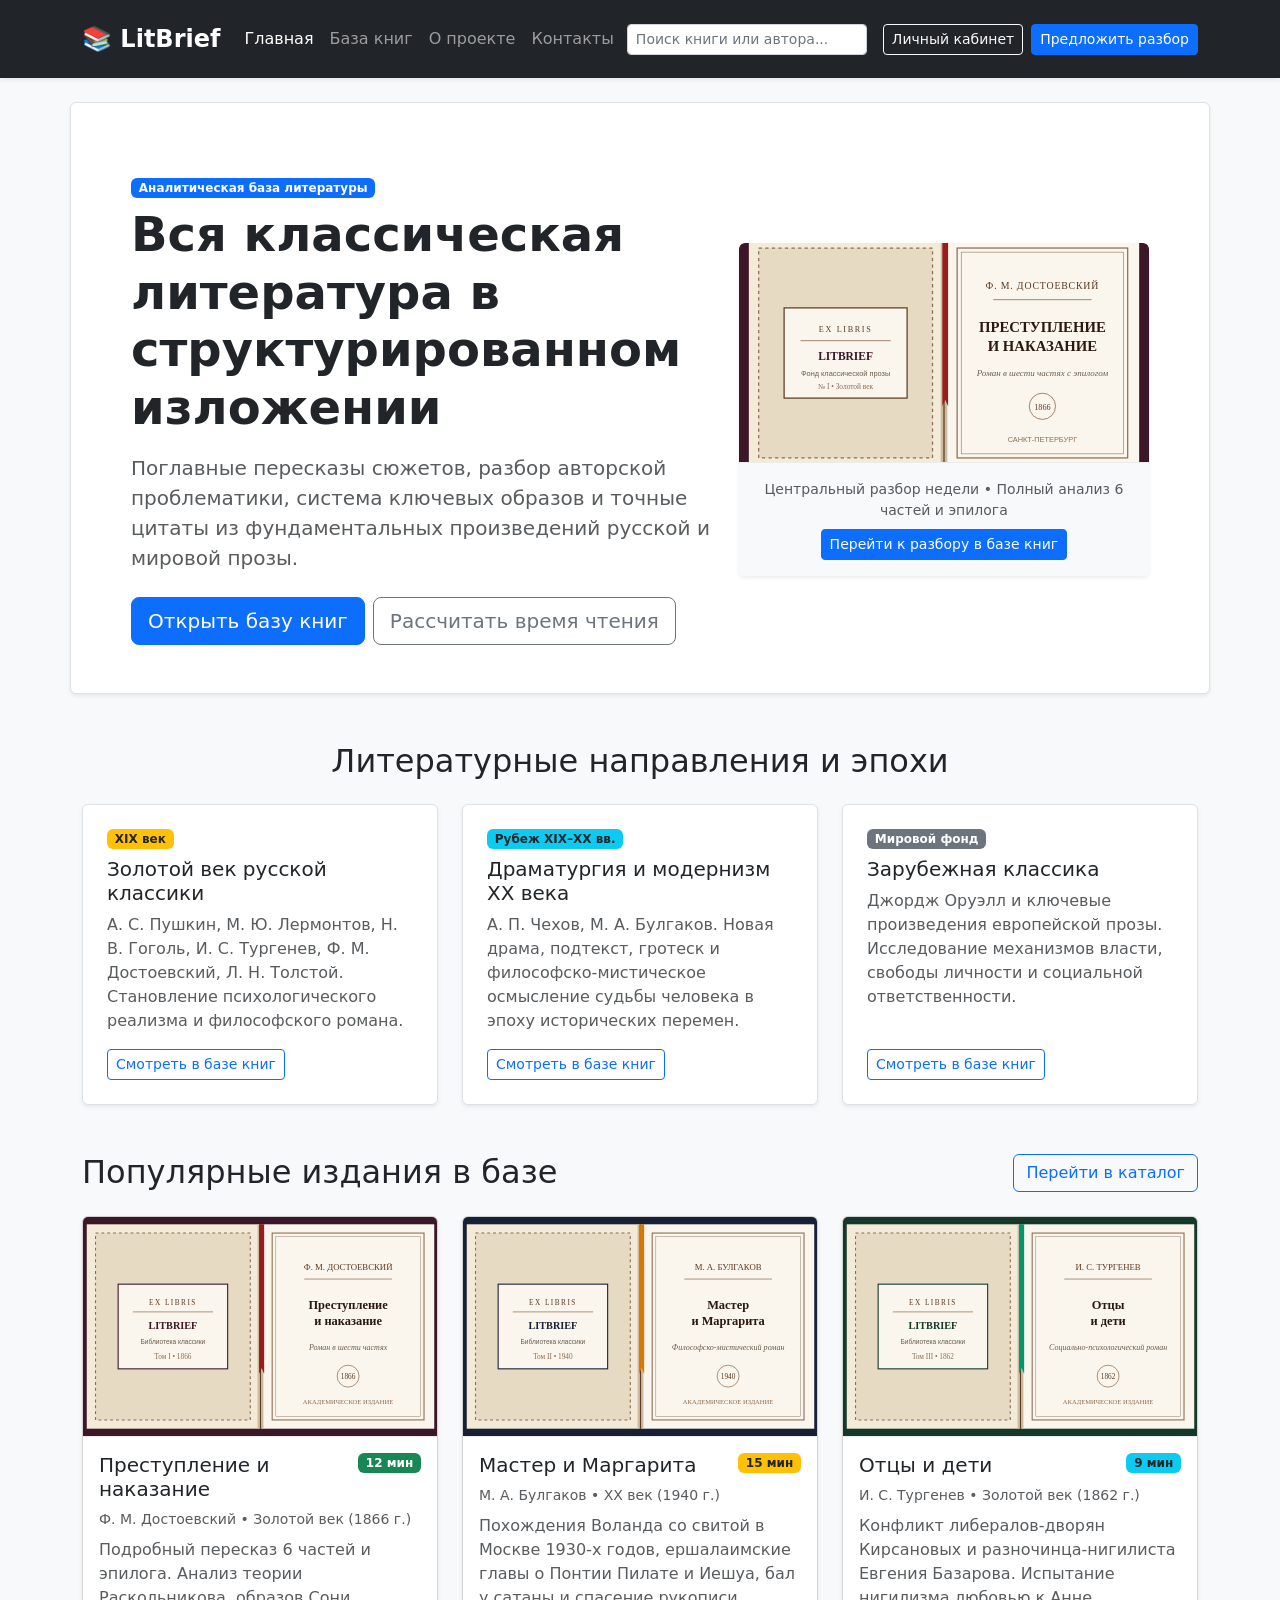
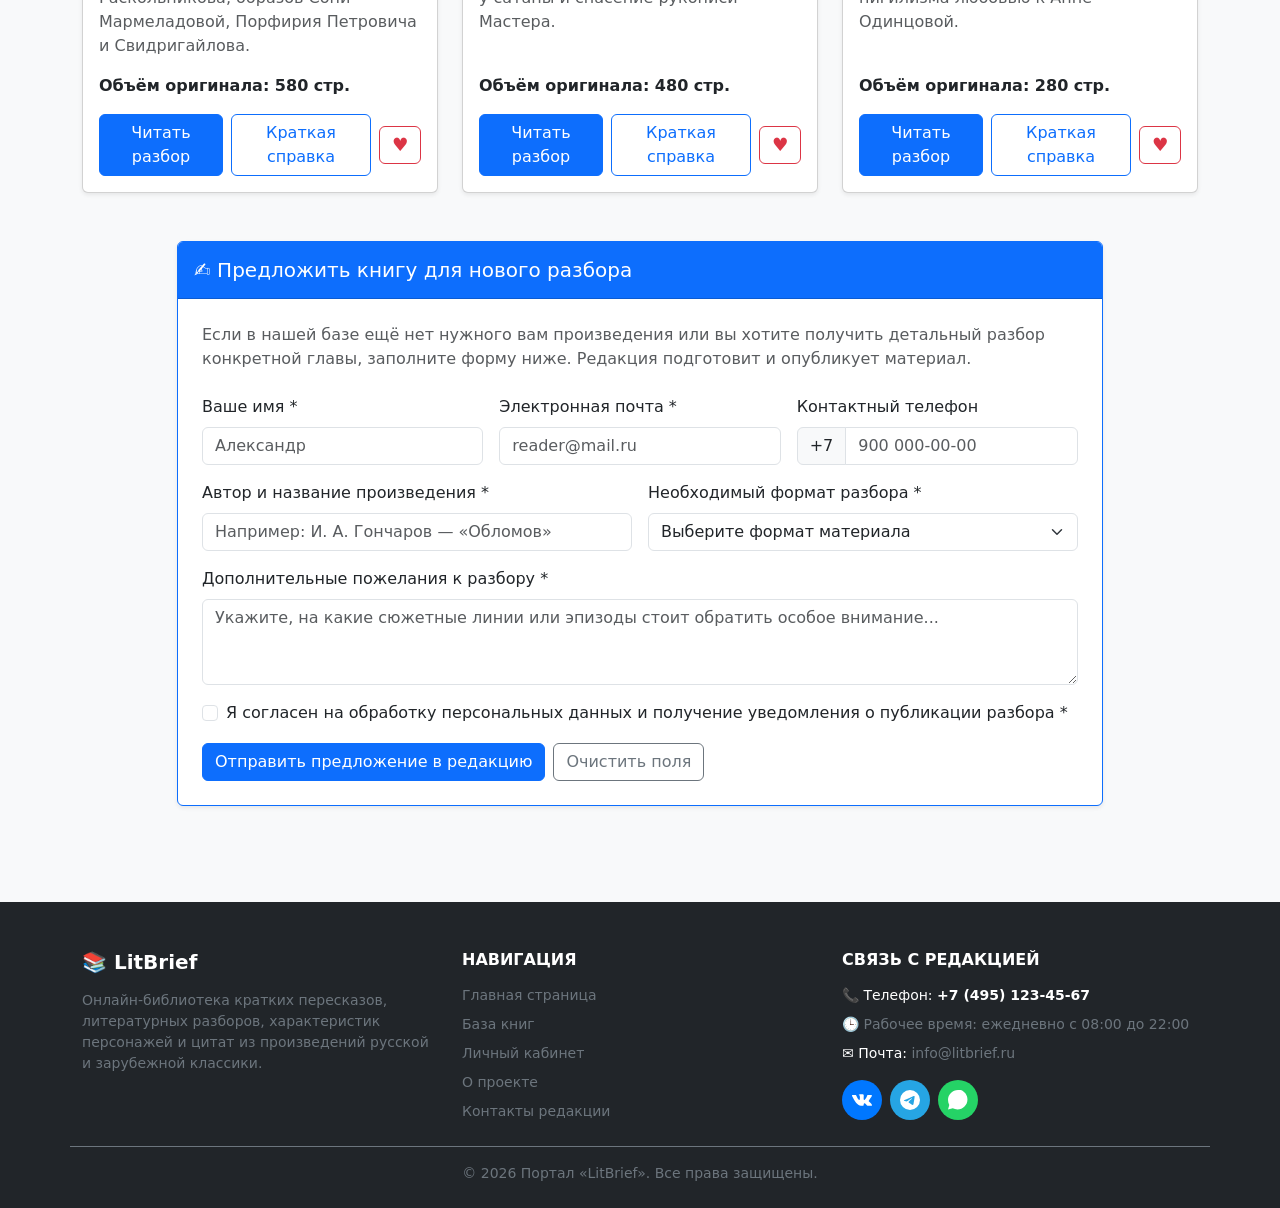
<file: index.html>
<!DOCTYPE html>
<html lang="ru">
<head>
  <meta charset="UTF-8">
  <meta name="viewport" content="width=device-width, initial-scale=1.0">
  <meta name="description" content="LitBrief — портал кратких содержаний, литературного анализа и цитат из произведений мировой классики.">
  <title>LitBrief — Краткие содержания и анализ произведений</title>
  <link href="https://cdn.jsdelivr.net/npm/bootstrap@5.3.3/dist/css/bootstrap.min.css" rel="stylesheet">
  <link rel="stylesheet" href="css/custom.css">
  <script src="js/main.js" defer></script>
</head>
<body class="bg-light">

  <!-- Закреплённая шапка сайта -->
  <header class="site-header shadow-sm">
    <nav class="navbar navbar-expand-lg navbar-dark bg-dark py-3" aria-label="Основная навигация">
      <div class="container">
        <a class="navbar-brand fw-bold fs-4" href="index.html">📚 LitBrief</a>
        <button class="navbar-toggler" type="button" data-bs-toggle="collapse" data-bs-target="#mainNavbar" aria-controls="mainNavbar" aria-expanded="false" aria-label="Переключить навигацию">
          <span class="navbar-toggler-icon"></span>
        </button>
        <div class="collapse navbar-collapse" id="mainNavbar">
          <ul class="navbar-nav me-auto mb-2 mb-lg-0 align-items-lg-center">
            <li class="nav-item"><a class="nav-link active" aria-current="page" href="index.html">Главная</a></li>
            <li class="nav-item"><a class="nav-link" href="catalog.html">База книг</a></li>
            <li class="nav-item"><a class="nav-link" href="order.html">О проекте</a></li>
            <li class="nav-item"><a class="nav-link" href="contacts.html">Контакты</a></li>
          </ul>

          <!-- Белый поисковик по сайту -->
          <div class="header-search-wrap me-lg-3 my-2 my-lg-0">
            <input
              type="search"
              id="global-search-input"
              class="form-control form-control-sm header-search-input"
              placeholder="Поиск книги или автора..."
              aria-label="Поиск книги или автора"
              autocomplete="off"
            >
            <div id="global-search-results" class="search-results-dropdown d-none"></div>
          </div>

          <div class="d-flex flex-wrap gap-2 align-items-center">
            <a class="btn btn-outline-light btn-sm" href="profile.html">Личный кабинет</a>
            <a class="btn btn-primary btn-sm" href="index.html#propose-form">Предложить разбор</a>
          </div>
        </div>
      </div>
    </nav>
  </header>

  <main>
    <!-- Главный блок -->
    <section class="container my-5">
      <div class="row align-items-center g-4 bg-white p-4 p-md-5 rounded shadow-sm border">
        <div class="col-12 col-lg-7">
          <span class="badge bg-primary mb-2">Аналитическая база литературы</span>
          <h1 class="display-5 fw-bold mb-3">Вся классическая литература в структурированном изложении</h1>
          <p class="lead text-muted mb-4">
            Поглавные пересказы сюжетов, разбор авторской проблематики, система ключевых образов и точные цитаты из фундаментальных произведений русской и мировой прозы.
          </p>
          <div class="d-flex flex-wrap gap-2">
            <a class="btn btn-primary btn-lg" href="catalog.html">Открыть базу книг</a>
            <a class="btn btn-outline-secondary btn-lg" href="catalog.html#reading-calc-section">Рассчитать время чтения</a>
          </div>
        </div>
        <div class="col-12 col-lg-5">
          <div class="card border-0 shadow-sm overflow-hidden">
            <img
              src="data:image/svg+xml;utf8,<svg xmlns='http://www.w3.org/2000/svg' width='500' height='300' viewBox='0 0 500 300'><rect width='500' height='300' rx='6' fill='%233b1728'/><rect x='12' y='10' width='236' height='280' fill='%23f3ead8'/><rect x='252' y='10' width='236' height='280' fill='%23faf6ed'/><rect x='246' y='10' width='8' height='280' fill='%23cbbba0'/><line x1='250' y1='10' x2='250' y2='290' stroke='%235c3a21' stroke-width='1.5'/><rect x='24' y='22' width='212' height='256' fill='%23e6dac3' stroke='%238c6d53' stroke-width='1.5' stroke-dasharray='4,4'/><rect x='55' y='95' width='150' height='110' fill='%23faf6ed' stroke='%235c3a21' stroke-width='1.5'/><text x='130' y='125' font-family='Georgia, serif' font-size='10' fill='%235c3a21' text-anchor='middle' letter-spacing='2'>EX LIBRIS</text><line x1='75' y1='135' x2='185' y2='135' stroke='%238c6d53' stroke-width='1'/><text x='130' y='158' font-family='Georgia, serif' font-size='14' font-weight='bold' fill='%233b1728' text-anchor='middle'>LITBRIEF</text><text x='130' y='178' font-family='Arial, sans-serif' font-size='9' fill='%236b5b4d' text-anchor='middle'>Фонд классической прозы</text><text x='130' y='194' font-family='Georgia, serif' font-size='9' fill='%238c6d53' text-anchor='middle'>№ I • Золотой век</text><rect x='266' y='22' width='208' height='256' fill='none' stroke='%238c6d53' stroke-width='1.5'/><rect x='271' y='27' width='198' height='246' fill='none' stroke='%238c6d53' stroke-width='0.7'/><text x='370' y='72' font-family='Georgia, serif' font-size='12' fill='%235c3a21' text-anchor='middle' letter-spacing='1'>Ф. М. ДОСТОЕВСКИЙ</text><line x1='310' y1='85' x2='430' y2='85' stroke='%238c6d53' stroke-width='1'/><text x='370' y='125' font-family='Georgia, serif' font-size='18' font-weight='bold' fill='%232b1810' text-anchor='middle'>ПРЕСТУПЛЕНИЕ</text><text x='370' y='148' font-family='Georgia, serif' font-size='18' font-weight='bold' fill='%232b1810' text-anchor='middle'>И НАКАЗАНИЕ</text><text x='370' y='178' font-family='Georgia, serif' font-size='11' font-style='italic' fill='%236b5b4d' text-anchor='middle'>Роман в шести частях с эпилогом</text><circle cx='370' cy='215' r='16' fill='none' stroke='%238c6d53' stroke-width='1'/><text x='370' y='219' font-family='Georgia, serif' font-size='10' fill='%235c3a21' text-anchor='middle'>1866</text><text x='370' y='258' font-family='Arial, sans-serif' font-size='9' fill='%238c6d53' text-anchor='middle'>САНКТ-ПЕТЕРБУРГ</text><path d='M248,10 L255,10 L255,215 L251.5,207 L248,215 Z' fill='%23991b1b'/></svg>"
              class="card-img-top"
              alt="Форзац книги Преступление и наказание"
            >
            <div class="card-body text-center bg-light">
              <p class="mb-2 text-muted small">Центральный разбор недели • Полный анализ 6 частей и эпилога</p>
              <a href="catalog.html?book=dostoevsky#book-analysis-section" class="btn btn-sm btn-primary">Перейти к разбору в базе книг</a>
            </div>
          </div>
        </div>
      </div>
    </section>

    <!-- Литературные эпохи -->
    <section class="container my-5" id="epochs">
      <h2 class="text-center mb-4">Литературные направления и эпохи</h2>
      <div class="row g-4">
        <div class="col-12 col-md-4">
          <div class="p-4 border rounded h-100 bg-white shadow-sm d-flex flex-column">
            <span class="badge bg-warning text-dark mb-2 align-self-start">XIX век</span>
            <h3 class="h5">Золотой век русской классики</h3>
            <p class="mb-3 text-muted">
              А. С. Пушкин, М. Ю. Лермонтов, Н. В. Гоголь, И. С. Тургенев, Ф. М. Достоевский, Л. Н. Толстой. Становление психологического реализма и философского романа.
            </p>
            <a href="catalog.html" class="btn btn-sm btn-outline-primary mt-auto align-self-start">Смотреть в базе книг</a>
          </div>
        </div>
        <div class="col-12 col-md-4">
          <div class="p-4 border rounded h-100 bg-white shadow-sm d-flex flex-column">
            <span class="badge bg-info text-dark mb-2 align-self-start">Рубеж XIX–XX вв.</span>
            <h3 class="h5">Драматургия и модернизм XX века</h3>
            <p class="mb-3 text-muted">
              А. П. Чехов, М. А. Булгаков. Новая драма, подтекст, гротеск и философско-мистическое осмысление судьбы человека в эпоху исторических перемен.
            </p>
            <a href="catalog.html" class="btn btn-sm btn-outline-primary mt-auto align-self-start">Смотреть в базе книг</a>
          </div>
        </div>
        <div class="col-12 col-md-4">
          <div class="p-4 border rounded h-100 bg-white shadow-sm d-flex flex-column">
            <span class="badge bg-secondary mb-2 align-self-start">Мировой фонд</span>
            <h3 class="h5">Зарубежная классика</h3>
            <p class="mb-3 text-muted">
              Джордж Оруэлл и ключевые произведения европейской прозы. Исследование механизмов власти, свободы личности и социальной ответственности.
            </p>
            <a href="catalog.html" class="btn btn-sm btn-outline-primary mt-auto align-self-start">Смотреть в базе книг</a>
          </div>
        </div>
      </div>
    </section>

    <!-- Популярные издания недели -->
    <section class="container my-5" id="popular">
      <div class="d-flex justify-content-between align-items-center mb-4">
        <h2 class="mb-0">Популярные издания в базе</h2>
        <a class="btn btn-outline-primary" href="catalog.html">Перейти в каталог</a>
      </div>

      <div class="row g-4" id="home-popular-grid"></div>
    </section>

    <!-- Форма предложения разбора на главной странице -->
    <section class="container my-5" id="propose-form">
      <div class="row justify-content-center">
        <div class="col-12 col-lg-10">
          <div class="card border-primary shadow-sm">
            <div class="card-header bg-primary text-white py-3">
              <h2 class="h5 mb-0">✍️ Предложить книгу для нового разбора</h2>
            </div>
            <div class="card-body p-4">
              <p class="text-muted mb-4">
                Если в нашей базе ещё нет нужного вам произведения или вы хотите получить детальный разбор конкретной главы, заполните форму ниже. Редакция подготовит и опубликует материал.
              </p>

              <form id="order-form" action="#" method="post" novalidate>
                <div class="row g-3">
                  <div class="col-12 col-md-4">
                    <label for="order-name" class="form-label">Ваше имя *</label>
                    <input id="order-name" name="name" type="text" class="form-control" placeholder="Александр" required>
                  </div>

                  <div class="col-12 col-md-4">
                    <label for="order-email" class="form-label">Электронная почта *</label>
                    <input id="order-email" name="email" type="email" class="form-control" placeholder="reader@mail.ru" required>
                  </div>

                  <div class="col-12 col-md-4">
                    <label for="order-phone" class="form-label">Контактный телефон</label>
                    <div class="input-group">
                      <span class="input-group-text">+7</span>
                      <input id="order-phone" name="phone" type="tel" class="form-control" placeholder="900 000-00-00">
                    </div>
                  </div>

                  <div class="col-12 col-md-6">
                    <label for="order-book-title" class="form-label">Автор и название произведения *</label>
                    <input id="order-book-title" name="book_title" type="text" class="form-control" placeholder="Например: И. А. Гончаров — «Обломов»" required>
                  </div>

                  <div class="col-12 col-md-6">
                    <label for="order-product" class="form-label">Необходимый формат разбора *</label>
                    <select id="order-product" name="product" class="form-select" required>
                      <option value="" selected disabled>Выберите формат материала</option>
                      <option value="full">Полный поглавный пересказ + анализ образов</option>
                      <option value="characters">Сравнительная характеристика главных героев</option>
                      <option value="quotes">Подборка ключевых цитат по главам</option>
                    </select>
                  </div>

                  <div class="col-12">
                    <label for="order-comment" class="form-label">Дополнительные пожелания к разбору *</label>
                    <textarea id="order-comment" name="comment" class="form-control" rows="3" placeholder="Укажите, на какие сюжетные линии или эпизоды стоит обратить особое внимание..." required></textarea>
                  </div>

                  <div class="col-12">
                    <div class="form-check">
                      <input id="order-agree" name="agree" class="form-check-input" type="checkbox" required>
                      <label class="form-check-label" for="order-agree">
                        Я согласен на обработку персональных данных и получение уведомления о публикации разбора *
                      </label>
                    </div>
                  </div>

                  <div class="col-12 d-flex gap-2">
                    <button class="btn btn-primary" type="submit">Отправить предложение в редакцию</button>
                    <button class="btn btn-outline-secondary" type="reset">Очистить поля</button>
                  </div>
                </div>
              </form>

              <div id="order-success" class="alert alert-success mt-4 mb-0" role="alert" hidden>
                Ваше предложение успешно отправлено в редакцию LitBrief! Мы пришлём уведомление на указанную почту, как только разбор появится в базе книг.
              </div>
            </div>
          </div>
        </div>
      </div>
    </section>
  </main>

  <div id="home-modals-container"></div>

  <!-- Закреплённый подвал -->
  <footer class="site-footer bg-dark text-white pt-5 pb-4 mt-5">
    <div class="container">
      <div class="row g-4 pb-4 border-bottom border-secondary">
        <div class="col-12 col-md-4">
          <h2 class="h5 fw-bold mb-3">📚 LitBrief</h2>
          <p class="text-secondary small mb-0">
            Онлайн-библиотека кратких пересказов, литературных разборов, характеристик персонажей и цитат из произведений русской и зарубежной классики.
          </p>
        </div>
        <div class="col-12 col-md-4">
          <h2 class="h6 fw-bold text-uppercase mb-3">Навигация</h2>
          <ul class="list-unstyled small mb-0">
            <li class="mb-2"><a class="text-secondary text-decoration-none" href="index.html">Главная страница</a></li>
            <li class="mb-2"><a class="text-secondary text-decoration-none" href="catalog.html">База книг</a></li>
            <li class="mb-2"><a class="text-secondary text-decoration-none" href="profile.html">Личный кабинет</a></li>
            <li class="mb-2"><a class="text-secondary text-decoration-none" href="order.html">О проекте</a></li>
            <li><a class="text-secondary text-decoration-none" href="contacts.html">Контакты редакции</a></li>
          </ul>
        </div>
        <div class="col-12 col-md-4">
          <h2 class="h6 fw-bold text-uppercase mb-3">Связь с редакцией</h2>
          <p class="small mb-2">
            📞 Телефон: <a href="tel:+74951234567" class="text-white text-decoration-none fw-bold">+7 (495) 123-45-67</a>
          </p>
          <p class="small text-secondary mb-2">
            🕒 Рабочее время: ежедневно с 08:00 до 22:00
          </p>
          <p class="small mb-3">
            ✉️ Почта: <a href="mailto:info@litbrief.ru" class="text-secondary text-decoration-none">info@litbrief.ru</a>
          </p>
          <div class="d-flex gap-2">
            <a href="https://vk.com" target="_blank" rel="noopener" class="social-link social-vk" aria-label="ВКонтакте" title="ВКонтакте">
              <svg width="20" height="20" fill="currentColor" viewBox="0 0 24 24"><path d="M13.162 18.994c.609 0 .858-.406.851-.915-.031-1.917.714-2.949 2.059-1.604 1.488 1.488 1.796 2.519 3.603 2.519h3.2c.808 0 1.126-.26 1.126-.668 0-.863-1.421-2.386-2.625-3.504-1.686-1.565-1.765-1.602-.313-3.486 1.801-2.339 4.157-5.336 2.073-5.336h-3.981c-.772 0-.828.435-1.103 1.083-.995 2.347-2.886 5.387-3.604 4.922-.751-.485-.407-2.406-.35-5.261.015-.754.011-1.271-1.141-1.539-.629-.145-1.241-.205-1.809-.205-2.273 0-3.841.953-2.95 1.119 1.571.293 1.42 3.692 1.054 5.16-.638 2.556-3.036-2.024-4.035-4.305-.241-.548-.315-.974-1.175-.974h-3.255c-.492 0-.787.16-.787.516 0 .602 2.96 6.72 5.786 9.77 2.756 2.975 5.48 2.708 7.376 2.708z"/></svg>
            </a>
            <a href="https://t.me" target="_blank" rel="noopener" class="social-link social-tg" aria-label="Telegram" title="Telegram">
              <svg width="20" height="20" fill="currentColor" viewBox="0 0 24 24"><path d="M11.944 0A12 12 0 0 0 0 12a12 12 0 0 0 12 12 12 12 0 0 0 12-12A12 12 0 0 0 12 0a12 12 0 0 0-.056 0zm4.962 7.224c.1-.002.321.023.465.14a.506.506 0 0 1 .171.325c.016.093.036.306.02.472-.18 1.898-.962 6.502-1.36 8.627-.168.9-.499 1.201-.82 1.23-.696.065-1.225-.46-1.9-.902-1.056-.693-1.653-1.124-2.678-1.8-1.185-.78-.417-1.21.258-1.91.177-.184 3.247-2.977 3.307-3.23.007-.032.014-.15-.056-.212s-.174-.041-.249-.024c-.106.024-1.793 1.14-5.061 3.345-.48.33-.913.49-1.302.48-.428-.008-1.252-.241-1.865-.44-.752-.245-1.349-.374-1.297-.789.027-.216.325-.437.893-.663 3.498-1.524 5.83-2.529 6.998-3.014 3.332-1.386 4.025-1.627 4.476-1.635z"/></svg>
            </a>
            <a href="https://wa.me/74951234567" target="_blank" rel="noopener" class="social-link social-wa" aria-label="WhatsApp" title="WhatsApp">
              <svg width="20" height="20" fill="currentColor" viewBox="0 0 24 24"><path d="M12.031 6.172c-3.181 0-5.767 2.586-5.768 5.766-.001 1.298.38 2.27 1.019 3.287l-.582 2.128 2.182-.573c.978.58 1.911.928 3.145.929 3.178 0 5.767-2.587 5.768-5.766.001-3.187-2.575-5.77-5.764-5.771zm3.392 8.244c-.144.405-.837.774-1.17.824-.299.045-.677.063-1.092-.069-.252-.08-.575-.187-.988-.365-1.739-.751-2.874-2.502-2.961-2.617-.087-.116-.708-.94-.708-1.793s.448-1.273.607-1.446c.159-.173.346-.217.462-.217l.332.006c.106.005.249-.04.39.298.144.347.491 1.2.534 1.287.043.087.072.188.014.304-.058.116-.087.188-.173.289l-.26.304c-.087.086-.177.18-.076.354.101.174.449.741.964 1.201.662.591 1.221.774 1.394.86s.274.072.376-.043c.101-.116.433-.506.549-.68.116-.173.231-.145.39-.087s1.011.477 1.184.564.289.13.332.202c.045.072.045.419-.1.824zm-3.423-14.416c-6.627 0-12 5.373-12 12 0 2.126.556 4.122 1.529 5.853l-1.529 5.584 5.716-1.5c1.682.899 3.601 1.411 5.642 1.411 6.627 0 12-5.373 12-12 0-6.627-5.373-12-12-12z"/></svg>
            </a>
          </div>
        </div>
      </div>
      <div class="pt-3 text-center text-secondary small">
        <p class="mb-0">&copy; 2026 Портал «LitBrief». Все права защищены.</p>
      </div>
    </div>
  </footer>

  <script src="https://cdn.jsdelivr.net/npm/bootstrap@5.3.3/dist/js/bootstrap.bundle.min.js"></script>
</body>
</html>
</file>
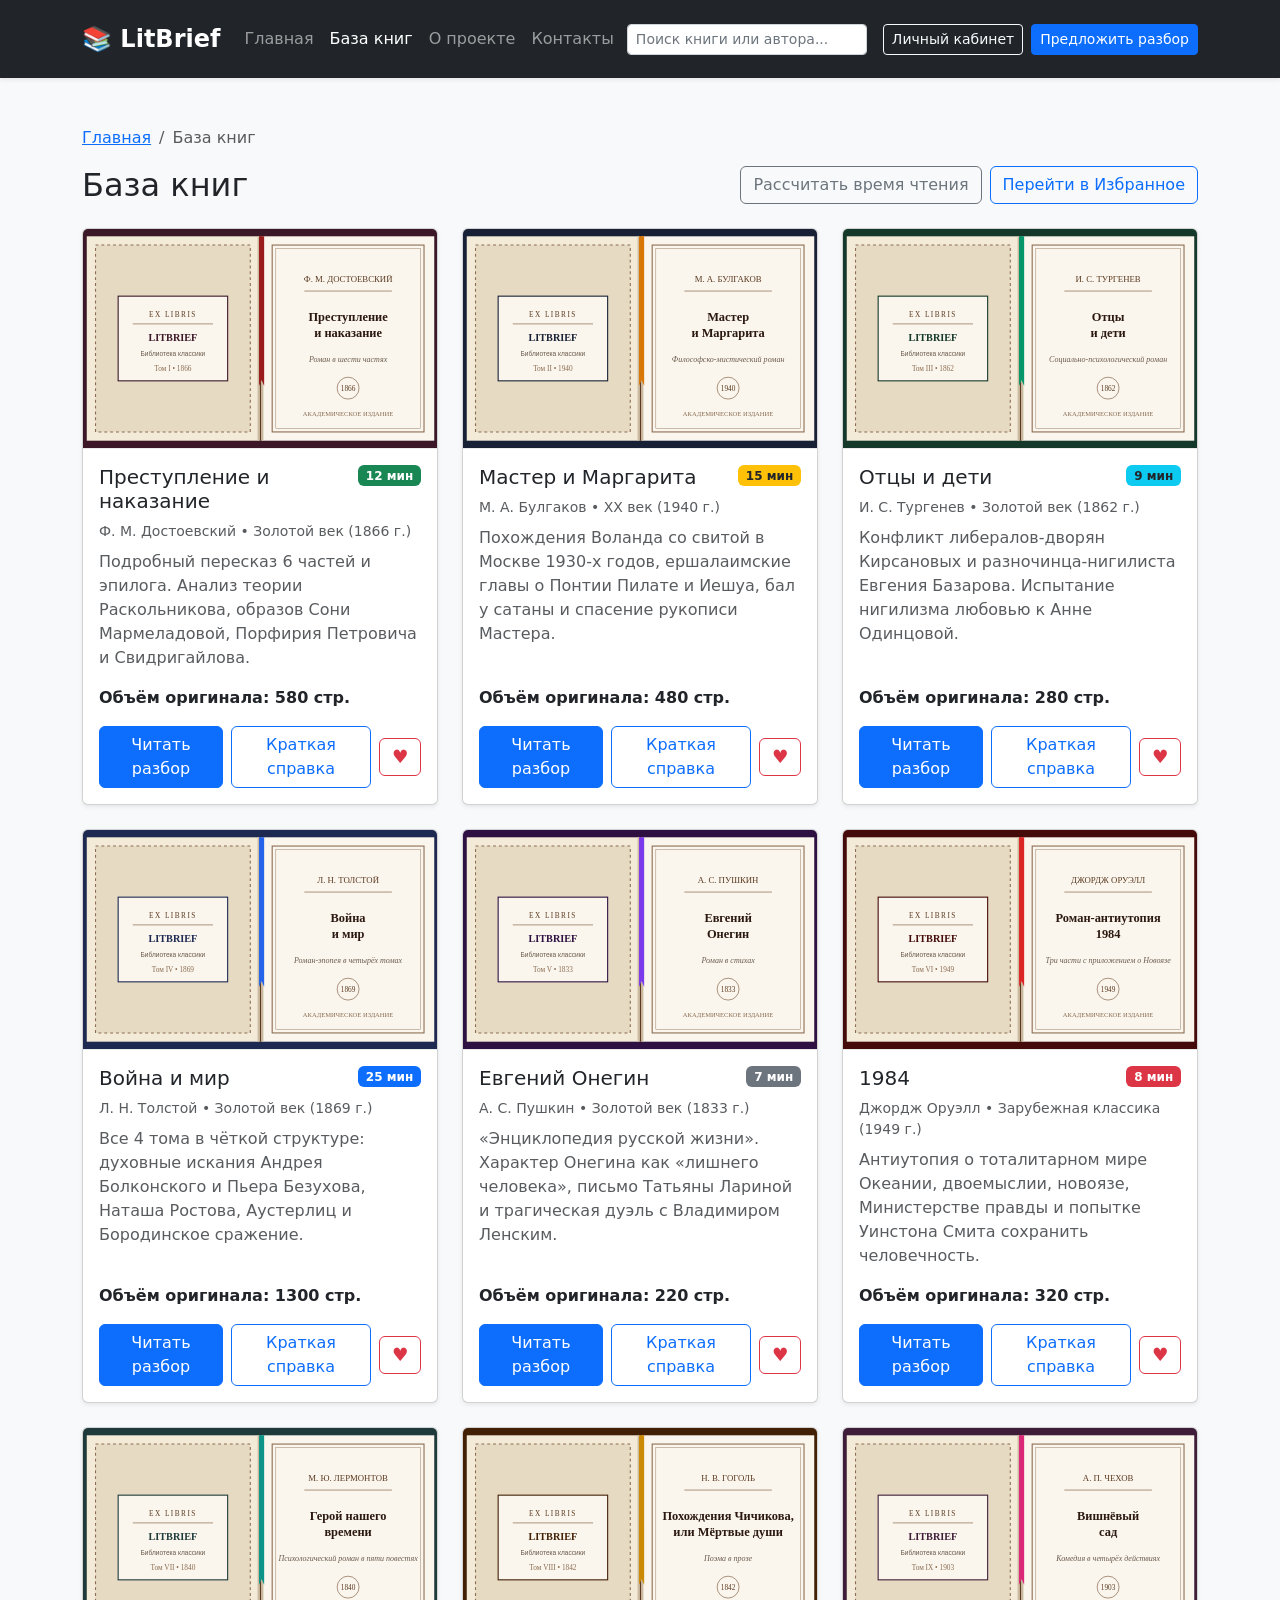
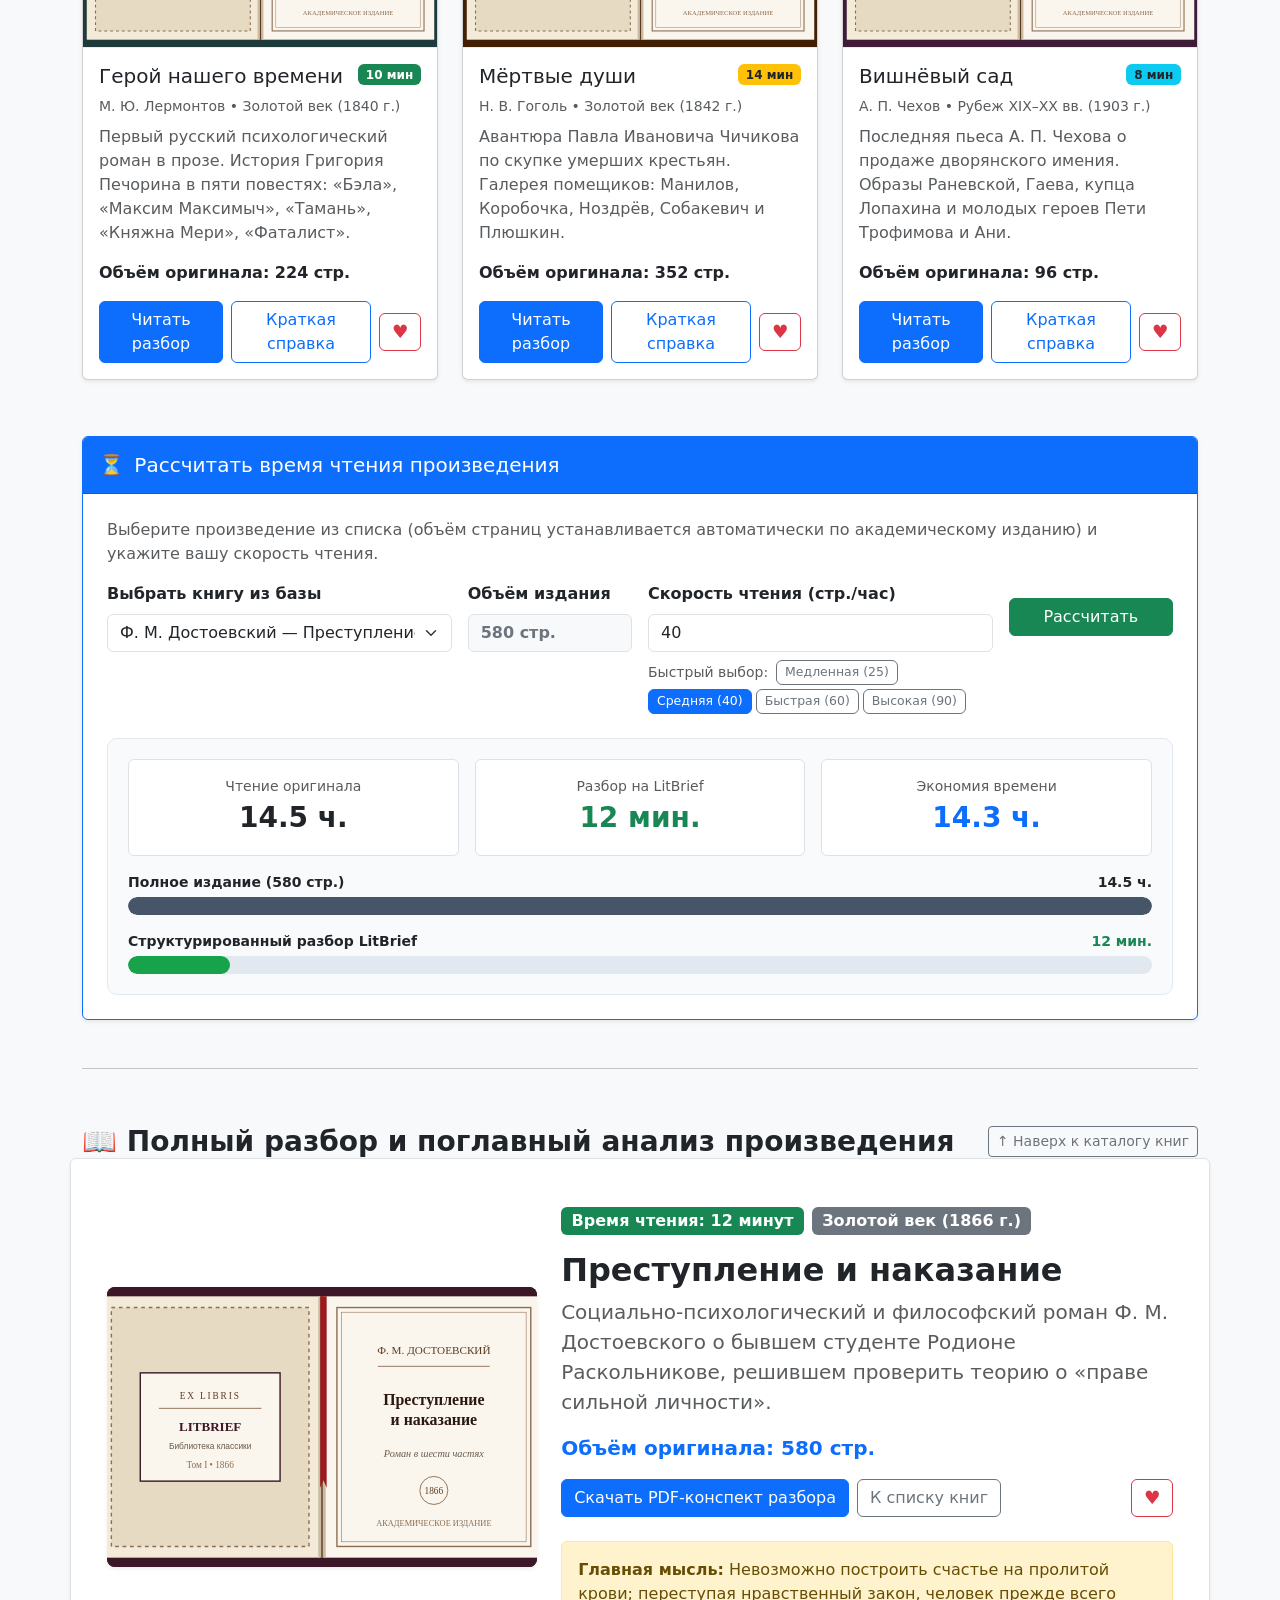
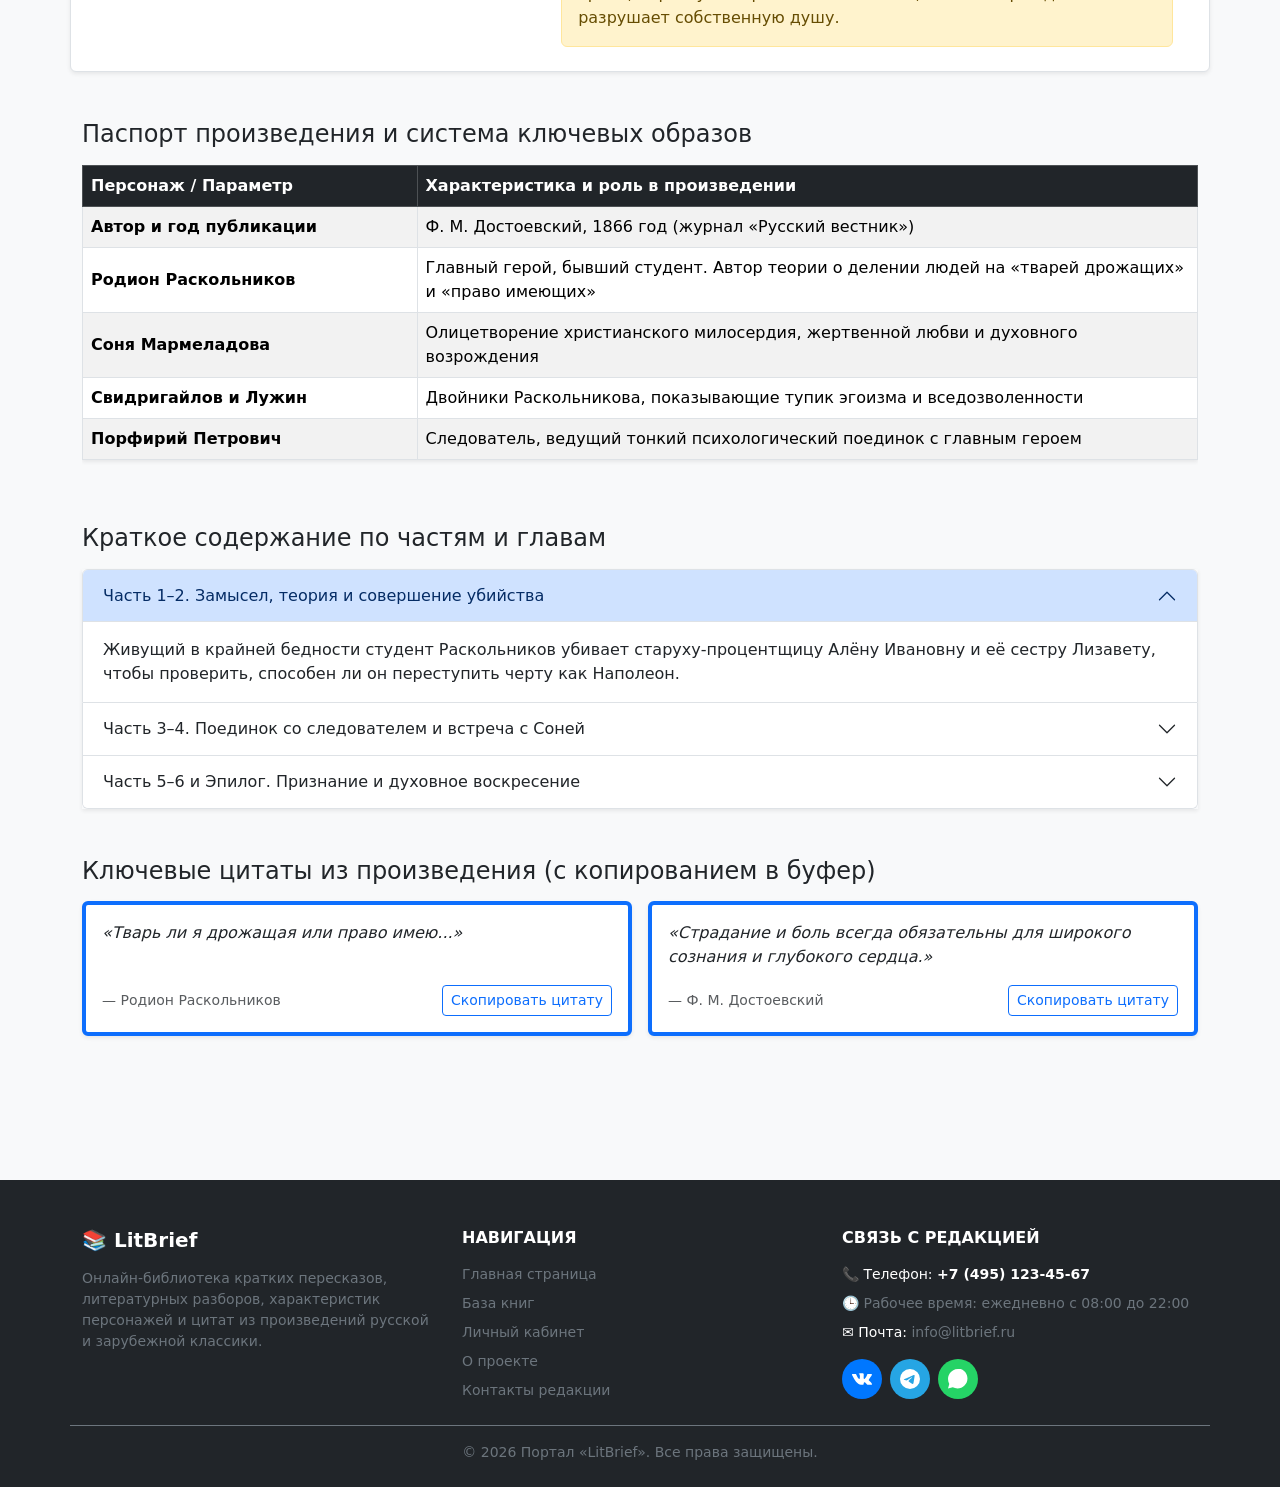
<file: catalog.html>
<!DOCTYPE html>
<html lang="ru">
<head>
  <meta charset="UTF-8">
  <meta name="viewport" content="width=device-width, initial-scale=1.0">
  <meta name="description" content="База классической литературы с форзацами, расчётом времени чтения и полным поглавным разбором.">
  <title>База книг и разборы произведений — LitBrief</title>
  <link href="https://cdn.jsdelivr.net/npm/bootstrap@5.3.3/dist/css/bootstrap.min.css" rel="stylesheet">
  <link rel="stylesheet" href="css/custom.css">
  <script src="js/main.js" defer></script>
</head>
<body class="bg-light">

  <!-- Закреплённая шапка сайта -->
  <header class="site-header shadow-sm">
    <nav class="navbar navbar-expand-lg navbar-dark bg-dark py-3" aria-label="Основная навигация">
      <div class="container">
        <a class="navbar-brand fw-bold fs-4" href="index.html">📚 LitBrief</a>
        <button class="navbar-toggler" type="button" data-bs-toggle="collapse" data-bs-target="#mainNavbar" aria-controls="mainNavbar" aria-expanded="false" aria-label="Переключить навигацию">
          <span class="navbar-toggler-icon"></span>
        </button>
        <div class="collapse navbar-collapse" id="mainNavbar">
          <ul class="navbar-nav me-auto mb-2 mb-lg-0 align-items-lg-center">
            <li class="nav-item"><a class="nav-link" href="index.html">Главная</a></li>
            <li class="nav-item"><a class="nav-link active" aria-current="page" href="catalog.html">База книг</a></li>
            <li class="nav-item"><a class="nav-link" href="order.html">О проекте</a></li>
            <li class="nav-item"><a class="nav-link" href="contacts.html">Контакты</a></li>
          </ul>

          <!-- Белый поисковик по сайту -->
          <div class="header-search-wrap me-lg-3 my-2 my-lg-0">
            <input
              type="search"
              id="global-search-input"
              class="form-control form-control-sm header-search-input"
              placeholder="Поиск книги или автора..."
              aria-label="Поиск книги или автора"
              autocomplete="off"
            >
            <div id="global-search-results" class="search-results-dropdown d-none"></div>
          </div>

          <div class="d-flex flex-wrap gap-2 align-items-center">
            <a class="btn btn-outline-light btn-sm" href="profile.html">Личный кабинет</a>
            <a class="btn btn-primary btn-sm" href="index.html#propose-form">Предложить разбор</a>
          </div>
        </div>
      </div>
    </nav>
  </header>

  <main class="container my-5">
    <nav aria-label="Хлебные крошки">
      <ol class="breadcrumb">
        <li class="breadcrumb-item"><a href="index.html">Главная</a></li>
        <li class="breadcrumb-item active" aria-current="page">База книг</li>
      </ol>
    </nav>

    <div class="d-flex flex-wrap justify-content-between align-items-center mb-4 gap-2">
      <h1 class="h2 mb-0">База книг</h1>
      <div class="d-flex gap-2">
        <a class="btn btn-outline-secondary" href="#reading-calc-section">Рассчитать время чтения</a>
        <a class="btn btn-outline-primary" href="profile.html">Перейти в Избранное</a>
      </div>
    </div>

    <!-- Сетка книг -->
    <div class="row g-4 mb-5" id="catalog-grid"></div>

    <!-- КАЛЬКУЛЯТОР ВРЕМЕНИ ЧТЕНИЯ (фиксированный объём книги + выбор/ввод скорости чтения) -->
    <section id="reading-calc-section" class="my-5 pt-2">
      <div class="card border-primary shadow-sm">
        <div class="card-header bg-primary text-white py-3 d-flex justify-content-between align-items-center">
          <h2 class="h5 mb-0">
            <span id="calc-hourglass" class="calc-hourglass-icon me-1">⏳</span> Рассчитать время чтения произведения
          </h2>
        </div>
        <div class="card-body p-4">
          <p class="text-muted mb-3">
            Выберите произведение из списка (объём страниц устанавливается автоматически по академическому изданию) и укажите вашу скорость чтения.
          </p>
          <form class="row g-3 align-items-start mb-4" onsubmit="return false;">
            <div class="col-12 col-lg-4">
              <label for="calc-book-preset" class="form-label fw-semibold">Выбрать книгу из базы</label>
              <select id="calc-book-preset" class="form-select">
                <option value="dostoevsky" selected>Ф. М. Достоевский — Преступление и наказание</option>
                <option value="bulgakov">М. А. Булгаков — Мастер и Маргарита</option>
                <option value="turgenev">И. С. Тургенев — Отцы и дети</option>
                <option value="tolstoy">Л. Н. Толстой — Война и мир</option>
                <option value="pushkin">А. С. Пушкин — Евгений Онегин</option>
                <option value="orwell">Дж. Оруэлл — 1984</option>
                <option value="lermontov">М. Ю. Лермонтов — Герой нашего времени</option>
                <option value="gogol">Н. В. Гоголь — Мёртвые души</option>
                <option value="chekhov">А. П. Чехов — Вишнёвый сад</option>
              </select>
            </div>

            <div class="col-12 col-sm-6 col-lg-2">
              <label for="calc-pages" class="form-label fw-semibold">Объём издания</label>
              <input
                type="text"
                id="calc-pages"
                class="form-control bg-light fw-bold text-secondary"
                value="580 стр."
                readonly
                title="Объём страниц фиксирован и зависит от выбранного произведения"
              >
            </div>

            <div class="col-12 col-sm-6 col-lg-4">
              <label for="calc-speed" class="form-label fw-semibold">Скорость чтения (стр./час)</label>
              <input
                type="number"
                id="calc-speed"
                class="form-control"
                value="40"
                min="10"
                max="250"
                placeholder="Введите скорость (стр./ч)"
              >
              <div class="d-flex flex-wrap align-items-center gap-1 mt-2">
                <span class="text-muted small me-1">Быстрый выбор:</span>
                <button type="button" class="btn btn-outline-secondary speed-preset-btn" data-speed="25">Медленная (25)</button>
                <button type="button" class="btn btn-primary speed-preset-btn" data-speed="40">Средняя (40)</button>
                <button type="button" class="btn btn-outline-secondary speed-preset-btn" data-speed="60">Быстрая (60)</button>
                <button type="button" class="btn btn-outline-secondary speed-preset-btn" data-speed="90">Высокая (90)</button>
              </div>
            </div>

            <div class="col-12 col-lg-2 d-grid" style="margin-top: 2rem;">
              <button type="button" id="calc-btn" class="btn btn-success">Рассчитать</button>
            </div>
          </form>

          <!-- Визуальная панель сопоставления времени -->
          <div class="calc-visual-box" id="calc-visual-box">
            <div class="row g-3 mb-3 text-center">
              <div class="col-12 col-md-4">
                <div class="p-3 bg-white rounded border">
                  <div class="text-muted small">Чтение оригинала</div>
                  <div class="fs-3 fw-bold text-dark" id="calc-num-orig" data-val="14.5">14.5 ч.</div>
                </div>
              </div>
              <div class="col-12 col-md-4">
                <div class="p-3 bg-white rounded border">
                  <div class="text-muted small">Разбор на LitBrief</div>
                  <div class="fs-3 fw-bold text-success" id="calc-num-brief" data-val="12">12 мин.</div>
                </div>
              </div>
              <div class="col-12 col-md-4">
                <div class="p-3 bg-white rounded border">
                  <div class="text-muted small">Экономия времени</div>
                  <div class="fs-3 fw-bold text-primary" id="calc-num-save" data-val="14.3">14.3 ч.</div>
                </div>
              </div>
            </div>

            <div class="mb-3">
              <div class="d-flex justify-content-between small fw-bold mb-1">
                <span>Полное издание (<span id="calc-label-pages">580</span> стр.)</span>
                <span id="calc-bar-orig-label">14.5 ч.</span>
              </div>
              <div class="calc-bar-track">
                <div id="calc-bar-orig" class="calc-bar-fill calc-bar-orig-color" style="width: 100%;"></div>
              </div>
            </div>

            <div>
              <div class="d-flex justify-content-between small fw-bold mb-1">
                <span>Структурированный разбор LitBrief</span>
                <span class="text-success" id="calc-bar-brief-label">12 мин.</span>
              </div>
              <div class="calc-bar-track">
                <div id="calc-bar-brief" class="calc-bar-fill calc-bar-brief-color" style="width: 10%;"></div>
              </div>
            </div>
          </div>
        </div>
      </div>
    </section>

    <hr class="my-5">

    <!-- ПОЛНЫЙ РАЗБОР ВЫБРАННОЙ КНИГИ -->
    <section id="book-analysis-section" class="pt-2">
      <div class="d-flex flex-wrap justify-content-between align-items-center mb-4 gap-2">
        <h2 class="h3 fw-bold mb-0">📖 Полный разбор и поглавный анализ произведения</h2>
        <a class="btn btn-outline-secondary btn-sm" href="#catalog-grid">↑ Наверх к каталогу книг</a>
      </div>

      <div class="row g-4 align-items-center bg-white p-4 rounded shadow-sm border">
        <!-- Левая колонка: Книга с открывающейся обложкой -->
        <div class="col-12 col-lg-5">
          <div id="book-open-stage" class="book-frame-stage shadow-sm">
            <!-- Закрытая обложка книги -->
            <div class="book-cover-overlay" id="book-cover-overlay" aria-hidden="true">
              <div class="book-cover-front">
                <div class="text-uppercase small mb-2" style="letter-spacing: 2px; color: #fbbf24;" id="cover-overlay-author">Ф. М. ДОСТОЕВСКИЙ</div>
                <div class="h4 fw-bold my-2" id="cover-overlay-title">Преступление и наказание</div>
                <div class="small fst-italic opacity-75 mt-2">Библиотека классики LitBrief</div>
              </div>
            </div>
            <!-- Разворот-форзац книги под обложкой -->
            <img
              id="detail-image"
              src=""
              class="img-fluid w-100 d-block"
              alt="Форзац выбранного произведения"
            >
          </div>
        </div>

        <!-- Правая колонка: Описание и кнопки -->
        <div class="col-12 col-lg-7">
          <div class="d-flex flex-wrap gap-2 mb-3">
            <span class="badge bg-success fs-6" id="detail-badge">Время чтения: 12 минут</span>
            <span class="badge bg-secondary fs-6" id="detail-epoch">Золотой век (1866 г.)</span>
          </div>
          <h3 class="h2 fw-bold" id="detail-title">Преступление и наказание</h3>
          <p class="lead text-muted" id="detail-lead"></p>
          <p class="fs-5 fw-bold text-primary" id="detail-pages"></p>
          <div class="d-flex align-items-center gap-2 mb-4 card-actions-row">
            <button class="btn btn-primary" type="button" data-bs-toggle="modal" data-bs-target="#productOrderModal">
              Скачать PDF-конспект разбора
            </button>
            <a class="btn btn-outline-secondary" href="#catalog-grid">
              К списку книг
            </a>
            <button class="btn btn-outline-danger fav-btn ms-auto" type="button" id="detail-fav-btn" data-book="dostoevsky" aria-label="Добавить в избранное" title="В избранное">
              <span class="heart-icon">♥</span>
            </button>
          </div>
          <div class="alert alert-warning mb-0" role="alert" id="detail-moral"></div>
        </div>
      </div>

      <!-- Таблица характеристик и главных героев -->
      <div class="mt-5">
        <h3 class="h4 mb-3">Паспорт произведения и система ключевых образов</h3>
        <div class="table-responsive">
          <table class="table table-striped table-bordered align-middle bg-white shadow-sm">
            <thead class="table-dark">
              <tr>
                <th scope="col" style="width: 30%;">Персонаж / Параметр</th>
                <th scope="col">Характеристика и роль в произведении</th>
              </tr>
            </thead>
            <tbody id="detail-table-body"></tbody>
          </table>
        </div>
      </div>

      <!-- Поглавный пересказ в Accordion -->
      <div class="my-5">
        <h3 class="h4 mb-3">Краткое содержание по частям и главам</h3>
        <div class="accordion shadow-sm" id="faqAccordion">
          <div class="accordion-item">
            <h4 class="accordion-header">
              <button class="accordion-button" type="button" data-bs-toggle="collapse" data-bs-target="#faqOne" aria-expanded="true" aria-controls="faqOne" id="acc-btn-1"></button>
            </h4>
            <div id="faqOne" class="accordion-collapse collapse show" data-bs-parent="#faqAccordion">
              <div class="accordion-body" id="acc-body-1"></div>
            </div>
          </div>

          <div class="accordion-item">
            <h4 class="accordion-header">
              <button class="accordion-button collapsed" type="button" data-bs-toggle="collapse" data-bs-target="#faqTwo" aria-expanded="false" aria-controls="faqTwo" id="acc-btn-2"></button>
            </h4>
            <div id="faqTwo" class="accordion-collapse collapse" data-bs-parent="#faqAccordion">
              <div class="accordion-body" id="acc-body-2"></div>
            </div>
          </div>

          <div class="accordion-item">
            <h4 class="accordion-header">
              <button class="accordion-button collapsed" type="button" data-bs-toggle="collapse" data-bs-target="#faqThree" aria-expanded="false" aria-controls="faqThree" id="acc-btn-3"></button>
            </h4>
            <div id="faqThree" class="accordion-collapse collapse" data-bs-parent="#faqAccordion">
              <div class="accordion-body" id="acc-body-3"></div>
            </div>
          </div>
        </div>
      </div>

      <!-- Цитатник -->
      <div class="my-5" id="quotes">
        <h3 class="h4 mb-3">Ключевые цитаты из произведения (с копированием в буфер)</h3>
        <div class="row g-3" id="quotes-container">
          <div class="col-12 col-md-6">
            <div class="card h-100 shadow-sm border-start border-4 border-primary">
              <div class="card-body d-flex flex-column justify-content-between">
                <p class="fst-italic mb-3" id="quote-text-1"></p>
                <div class="d-flex justify-content-between align-items-center">
                  <small class="text-muted" id="quote-author-1"></small>
                  <button type="button" class="btn btn-sm btn-outline-primary copy-quote-btn">Скопировать цитату</button>
                </div>
              </div>
            </div>
          </div>
          <div class="col-12 col-md-6">
            <div class="card h-100 shadow-sm border-start border-4 border-primary">
              <div class="card-body d-flex flex-column justify-content-between">
                <p class="fst-italic mb-3" id="quote-text-2"></p>
                <div class="d-flex justify-content-between align-items-center">
                  <small class="text-muted" id="quote-author-2"></small>
                  <button type="button" class="btn btn-sm btn-outline-primary copy-quote-btn">Скопировать цитату</button>
                </div>
              </div>
            </div>
          </div>
        </div>
      </div>
    </section>
  </main>

  <div id="modals-container"></div>

  <!-- Всплывающее окно скачивания PDF-конспекта -->
  <div class="modal fade" id="productOrderModal" tabindex="-1" aria-labelledby="productOrderModalLabel" aria-hidden="true">
    <div class="modal-dialog">
      <div class="modal-content">
        <div class="modal-header bg-primary text-white">
          <h2 class="modal-title h5" id="productOrderModalLabel">Скачать PDF-конспект книги</h2>
          <button type="button" class="btn-close btn-close-white" data-bs-dismiss="modal" aria-label="Закрыть"></button>
        </div>
        <div class="modal-body">
          <p class="text-muted">
            Выбранное издание: <strong id="modal-current-book">Преступление и наказание</strong>. Укажите ваши данные, чтобы мы отправили полный PDF-разбор и таблицу образов на вашу почту.
          </p>
          <form class="modal-quick-order">
            <div class="mb-3">
              <label for="prod-modal-name" class="form-label">Ваше имя *</label>
              <input id="prod-modal-name" type="text" class="form-control" required>
            </div>
            <div class="mb-3">
              <label for="prod-modal-email" class="form-label">Электронная почта *</label>
              <input id="prod-modal-email" type="email" class="form-control" required>
            </div>
            <div class="form-check mb-3">
              <input id="prod-modal-agree" class="form-check-input" type="checkbox" required>
              <label class="form-check-label" for="prod-modal-agree">Согласен на обработку персональных данных</label>
            </div>
            <button type="submit" class="btn btn-primary w-100">Получить PDF на почту</button>
          </form>
        </div>
      </div>
    </div>
  </div>

  <!-- Закреплённый подвал -->
  <footer class="site-footer bg-dark text-white pt-5 pb-4 mt-5">
    <div class="container">
      <div class="row g-4 pb-4 border-bottom border-secondary">
        <div class="col-12 col-md-4">
          <h2 class="h5 fw-bold mb-3">📚 LitBrief</h2>
          <p class="text-secondary small mb-0">
            Онлайн-библиотека кратких пересказов, литературных разборов, характеристик персонажей и цитат из произведений русской и зарубежной классики.
          </p>
        </div>
        <div class="col-12 col-md-4">
          <h2 class="h6 fw-bold text-uppercase mb-3">Навигация</h2>
          <ul class="list-unstyled small mb-0">
            <li class="mb-2"><a class="text-secondary text-decoration-none" href="index.html">Главная страница</a></li>
            <li class="mb-2"><a class="text-secondary text-decoration-none" href="catalog.html">База книг</a></li>
            <li class="mb-2"><a class="text-secondary text-decoration-none" href="profile.html">Личный кабинет</a></li>
            <li class="mb-2"><a class="text-secondary text-decoration-none" href="order.html">О проекте</a></li>
            <li><a class="text-secondary text-decoration-none" href="contacts.html">Контакты редакции</a></li>
          </ul>
        </div>
        <div class="col-12 col-md-4">
          <h2 class="h6 fw-bold text-uppercase mb-3">Связь с редакцией</h2>
          <p class="small mb-2">
            📞 Телефон: <a href="tel:+74951234567" class="text-white text-decoration-none fw-bold">+7 (495) 123-45-67</a>
          </p>
          <p class="small text-secondary mb-2">
            🕒 Рабочее время: ежедневно с 08:00 до 22:00
          </p>
          <p class="small mb-3">
            ✉️ Почта: <a href="mailto:info@litbrief.ru" class="text-secondary text-decoration-none">info@litbrief.ru</a>
          </p>
          <div class="d-flex gap-2">
            <a href="https://vk.com" target="_blank" rel="noopener" class="social-link social-vk" aria-label="ВКонтакте" title="ВКонтакте">
              <svg width="20" height="20" fill="currentColor" viewBox="0 0 24 24"><path d="M13.162 18.994c.609 0 .858-.406.851-.915-.031-1.917.714-2.949 2.059-1.604 1.488 1.488 1.796 2.519 3.603 2.519h3.2c.808 0 1.126-.26 1.126-.668 0-.863-1.421-2.386-2.625-3.504-1.686-1.565-1.765-1.602-.313-3.486 1.801-2.339 4.157-5.336 2.073-5.336h-3.981c-.772 0-.828.435-1.103 1.083-.995 2.347-2.886 5.387-3.604 4.922-.751-.485-.407-2.406-.35-5.261.015-.754.011-1.271-1.141-1.539-.629-.145-1.241-.205-1.809-.205-2.273 0-3.841.953-2.95 1.119 1.571.293 1.42 3.692 1.054 5.16-.638 2.556-3.036-2.024-4.035-4.305-.241-.548-.315-.974-1.175-.974h-3.255c-.492 0-.787.16-.787.516 0 .602 2.96 6.72 5.786 9.77 2.756 2.975 5.48 2.708 7.376 2.708z"/></svg>
            </a>
            <a href="https://t.me" target="_blank" rel="noopener" class="social-link social-tg" aria-label="Telegram" title="Telegram">
              <svg width="20" height="20" fill="currentColor" viewBox="0 0 24 24"><path d="M11.944 0A12 12 0 0 0 0 12a12 12 0 0 0 12 12 12 12 0 0 0 12-12A12 12 0 0 0 12 0a12 12 0 0 0-.056 0zm4.962 7.224c.1-.002.321.023.465.14a.506.506 0 0 1 .171.325c.016.093.036.306.02.472-.18 1.898-.962 6.502-1.36 8.627-.168.9-.499 1.201-.82 1.23-.696.065-1.225-.46-1.9-.902-1.056-.693-1.653-1.124-2.678-1.8-1.185-.78-.417-1.21.258-1.91.177-.184 3.247-2.977 3.307-3.23.007-.032.014-.15-.056-.212s-.174-.041-.249-.024c-.106.024-1.793 1.14-5.061 3.345-.48.33-.913.49-1.302.48-.428-.008-1.252-.241-1.865-.44-.752-.245-1.349-.374-1.297-.789.027-.216.325-.437.893-.663 3.498-1.524 5.83-2.529 6.998-3.014 3.332-1.386 4.025-1.627 4.476-1.635z"/></svg>
            </a>
            <a href="https://wa.me/74951234567" target="_blank" rel="noopener" class="social-link social-wa" aria-label="WhatsApp" title="WhatsApp">
              <svg width="20" height="20" fill="currentColor" viewBox="0 0 24 24"><path d="M12.031 6.172c-3.181 0-5.767 2.586-5.768 5.766-.001 1.298.38 2.27 1.019 3.287l-.582 2.128 2.182-.573c.978.58 1.911.928 3.145.929 3.178 0 5.767-2.587 5.768-5.766.001-3.187-2.575-5.77-5.764-5.771zm3.392 8.244c-.144.405-.837.774-1.17.824-.299.045-.677.063-1.092-.069-.252-.08-.575-.187-.988-.365-1.739-.751-2.874-2.502-2.961-2.617-.087-.116-.708-.94-.708-1.793s.448-1.273.607-1.446c.159-.173.346-.217.462-.217l.332.006c.106.005.249-.04.39.298.144.347.491 1.2.534 1.287.043.087.072.188.014.304-.058.116-.087.188-.173.289l-.26.304c-.087.086-.177.18-.076.354.101.174.449.741.964 1.201.662.591 1.221.774 1.394.86s.274.072.376-.043c.101-.116.433-.506.549-.68.116-.173.231-.145.39-.087s1.011.477 1.184.564.289.13.332.202c.045.072.045.419-.1.824zm-3.423-14.416c-6.627 0-12 5.373-12 12 0 2.126.556 4.122 1.529 5.853l-1.529 5.584 5.716-1.5c1.682.899 3.601 1.411 5.642 1.411 6.627 0 12-5.373 12-12 0-6.627-5.373-12-12-12z"/></svg>
            </a>
          </div>
        </div>
      </div>
      <div class="pt-3 text-center text-secondary small">
        <p class="mb-0">&copy; 2026 Портал «LitBrief». Все права защищены.</p>
      </div>
    </div>
  </footer>

  <script src="https://cdn.jsdelivr.net/npm/bootstrap@5.3.3/dist/js/bootstrap.bundle.min.js"></script>
</body>
</html>
</file>
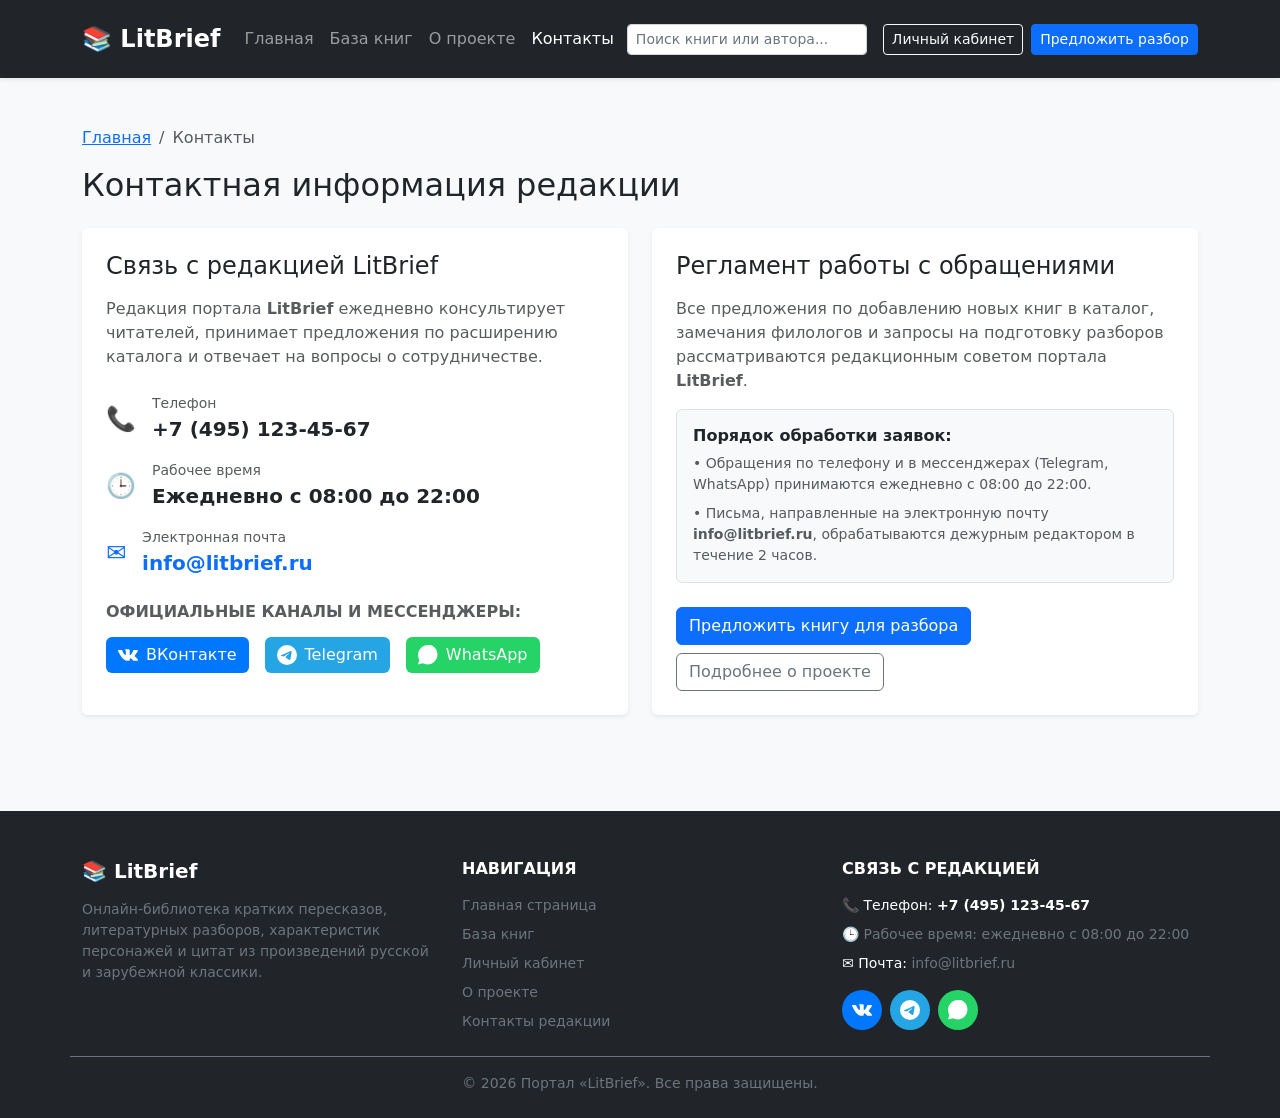
<file: contacts.html>
<!DOCTYPE html>
<html lang="ru">
<head>
  <meta charset="UTF-8">
  <meta name="viewport" content="width=device-width, initial-scale=1.0">
  <meta name="description" content="Контактная информация редакции портала LitBrief: телефон, рабочее время, электронная почта и социальные сети.">
  <title>Контакты — LitBrief</title>
  <link href="https://cdn.jsdelivr.net/npm/bootstrap@5.3.3/dist/css/bootstrap.min.css" rel="stylesheet">
  <link rel="stylesheet" href="css/custom.css">
  <script src="js/main.js" defer></script>
</head>
<body class="bg-light">

  <!-- Закреплённая шапка сайта (одинаковая со всеми страницами) -->
  <header class="site-header shadow-sm">
    <nav class="navbar navbar-expand-lg navbar-dark bg-dark py-3" aria-label="Основная навигация">
      <div class="container">
        <a class="navbar-brand fw-bold fs-4" href="index.html">📚 LitBrief</a>
        <button class="navbar-toggler" type="button" data-bs-toggle="collapse" data-bs-target="#mainNavbar" aria-controls="mainNavbar" aria-expanded="false" aria-label="Переключить навигацию">
          <span class="navbar-toggler-icon"></span>
        </button>
        <div class="collapse navbar-collapse" id="mainNavbar">
          <ul class="navbar-nav me-auto mb-2 mb-lg-0 align-items-lg-center">
            <li class="nav-item"><a class="nav-link" href="index.html">Главная</a></li>
            <li class="nav-item"><a class="nav-link" href="catalog.html">База книг</a></li>
            <li class="nav-item"><a class="nav-link" href="order.html">О проекте</a></li>
            <li class="nav-item"><a class="nav-link active" aria-current="page" href="contacts.html">Контакты</a></li>
          </ul>

          <!-- Белый поисковик по сайту -->
          <div class="header-search-wrap me-lg-3 my-2 my-lg-0">
            <input
              type="search"
              id="global-search-input"
              class="form-control form-control-sm header-search-input"
              placeholder="Поиск книги или автора..."
              aria-label="Поиск книги или автора"
              autocomplete="off"
            >
            <div id="global-search-results" class="search-results-dropdown d-none"></div>
          </div>

          <div class="d-flex flex-wrap gap-2 align-items-center">
            <a class="btn btn-outline-light btn-sm" href="profile.html">Личный кабинет</a>
            <a class="btn btn-primary btn-sm" href="index.html#propose-form">Предложить разбор</a>
          </div>
        </div>
      </div>
    </nav>
  </header>

  <main class="container my-5">
    <nav aria-label="Хлебные крошки">
      <ol class="breadcrumb">
        <li class="breadcrumb-item"><a href="index.html">Главная</a></li>
        <li class="breadcrumb-item active" aria-current="page">Контакты</li>
      </ol>
    </nav>

    <h1 class="h2 mb-4">Контактная информация редакции</h1>

    <div class="row g-4">
      <!-- Карточка со строгим порядком: Телефон, Рабочее время, Почта -->
      <div class="col-12 col-lg-6">
        <div class="card h-100 shadow-sm p-4 border-0">
          <h2 class="h4 mb-3">Связь с редакцией LitBrief</h2>
          <p class="text-muted mb-4">
            Редакция портала <strong>LitBrief</strong> ежедневно консультирует читателей, принимает предложения по расширению каталога и отвечает на вопросы о сотрудничестве.
          </p>

          <ul class="list-unstyled mb-4">
            <li class="d-flex align-items-center mb-3">
              <span class="fs-4 me-3 text-primary" aria-hidden="true">📞</span>
              <div>
                <div class="text-muted small">Телефон</div>
                <a href="tel:+74951234567" class="fs-5 fw-bold text-dark text-decoration-none">+7 (495) 123-45-67</a>
              </div>
            </li>

            <li class="d-flex align-items-center mb-3">
              <span class="fs-4 me-3 text-primary" aria-hidden="true">🕒</span>
              <div>
                <div class="text-muted small">Рабочее время</div>
                <div class="fs-5 fw-bold">Ежедневно с 08:00 до 22:00</div>
              </div>
            </li>

            <li class="d-flex align-items-center">
              <span class="fs-4 me-3 text-primary" aria-hidden="true">✉️</span>
              <div>
                <div class="text-muted small">Электронная почта</div>
                <a href="mailto:info@litbrief.ru" class="fs-5 fw-bold text-primary text-decoration-none">info@litbrief.ru</a>
              </div>
            </li>
          </ul>

          <h3 class="h6 fw-bold text-uppercase text-muted mb-3">Официальные каналы и мессенджеры:</h3>
          <div class="d-flex flex-wrap gap-3">
            <a href="https://vk.com" target="_blank" rel="noopener" class="btn btn-primary d-inline-flex align-items-center gap-2" style="background-color: #0077ff; border: none;">
              <svg width="20" height="20" fill="currentColor" viewBox="0 0 24 24"><path d="M13.162 18.994c.609 0 .858-.406.851-.915-.031-1.917.714-2.949 2.059-1.604 1.488 1.488 1.796 2.519 3.603 2.519h3.2c.808 0 1.126-.26 1.126-.668 0-.863-1.421-2.386-2.625-3.504-1.686-1.565-1.765-1.602-.313-3.486 1.801-2.339 4.157-5.336 2.073-5.336h-3.981c-.772 0-.828.435-1.103 1.083-.995 2.347-2.886 5.387-3.604 4.922-.751-.485-.407-2.406-.35-5.261.015-.754.011-1.271-1.141-1.539-.629-.145-1.241-.205-1.809-.205-2.273 0-3.841.953-2.95 1.119 1.571.293 1.42 3.692 1.054 5.16-.638 2.556-3.036-2.024-4.035-4.305-.241-.548-.315-.974-1.175-.974h-3.255c-.492 0-.787.16-.787.516 0 .602 2.96 6.72 5.786 9.77 2.756 2.975 5.48 2.708 7.376 2.708z"/></svg>
              ВКонтакте
            </a>
            <a href="https://t.me" target="_blank" rel="noopener" class="btn btn-info text-white d-inline-flex align-items-center gap-2" style="background-color: #26a5e4; border: none;">
              <svg width="20" height="20" fill="currentColor" viewBox="0 0 24 24"><path d="M11.944 0A12 12 0 0 0 0 12a12 12 0 0 0 12 12 12 12 0 0 0 12-12A12 12 0 0 0 12 0a12 12 0 0 0-.056 0zm4.962 7.224c.1-.002.321.023.465.14a.506.506 0 0 1 .171.325c.016.093.036.306.02.472-.18 1.898-.962 6.502-1.36 8.627-.168.9-.499 1.201-.82 1.23-.696.065-1.225-.46-1.9-.902-1.056-.693-1.653-1.124-2.678-1.8-1.185-.78-.417-1.21.258-1.91.177-.184 3.247-2.977 3.307-3.23.007-.032.014-.15-.056-.212s-.174-.041-.249-.024c-.106.024-1.793 1.14-5.061 3.345-.48.33-.913.49-1.302.48-.428-.008-1.252-.241-1.865-.44-.752-.245-1.349-.374-1.297-.789.027-.216.325-.437.893-.663 3.498-1.524 5.83-2.529 6.998-3.014 3.332-1.386 4.025-1.627 4.476-1.635z"/></svg>
              Telegram
            </a>
            <a href="https://wa.me/74951234567" target="_blank" rel="noopener" class="btn btn-success d-inline-flex align-items-center gap-2" style="background-color: #25d366; border: none;">
              <svg width="20" height="20" fill="currentColor" viewBox="0 0 24 24"><path d="M12.031 6.172c-3.181 0-5.767 2.586-5.768 5.766-.001 1.298.38 2.27 1.019 3.287l-.582 2.128 2.182-.573c.978.58 1.911.928 3.145.929 3.178 0 5.767-2.587 5.768-5.766.001-3.187-2.575-5.77-5.764-5.771zm3.392 8.244c-.144.405-.837.774-1.17.824-.299.045-.677.063-1.092-.069-.252-.08-.575-.187-.988-.365-1.739-.751-2.874-2.502-2.961-2.617-.087-.116-.708-.94-.708-1.793s.448-1.273.607-1.446c.159-.173.346-.217.462-.217l.332.006c.106.005.249-.04.39.298.144.347.491 1.2.534 1.287.043.087.072.188.014.304-.058.116-.087.188-.173.289l-.26.304c-.087.086-.177.18-.076.354.101.174.449.741.964 1.201.662.591 1.221.774 1.394.86s.274.072.376-.043c.101-.116.433-.506.549-.68.116-.173.231-.145.39-.087s1.011.477 1.184.564.289.13.332.202c.045.072.045.419-.1.824zm-3.423-14.416c-6.627 0-12 5.373-12 12 0 2.126.556 4.122 1.529 5.853l-1.529 5.584 5.716-1.5c1.682.899 3.601 1.411 5.642 1.411 6.627 0 12-5.373 12-12 0-6.627-5.373-12-12-12z"/></svg>
              WhatsApp
            </a>
          </div>
        </div>
      </div>

      <!-- Информационный блок -->
      <div class="col-12 col-lg-6">
        <div class="card h-100 shadow-sm p-4 border-0">
          <h2 class="h4 mb-3">Регламент работы с обращениями</h2>
          <p class="text-muted">
            Все предложения по добавлению новых книг в каталог, замечания филологов и запросы на подготовку разборов рассматриваются редакционным советом портала <strong>LitBrief</strong>.
          </p>
          <div class="p-3 bg-light rounded border mb-4">
            <h3 class="h6 fw-bold mb-2">Порядок обработки заявок:</h3>
            <p class="small text-muted mb-2">
              • Обращения по телефону и в мессенджерах (Telegram, WhatsApp) принимаются ежедневно с 08:00 до 22:00.
            </p>
            <p class="small text-muted mb-0">
              • Письма, направленные на электронную почту <strong>info@litbrief.ru</strong>, обрабатываются дежурным редактором в течение 2 часов.
            </p>
          </div>
          <div class="d-flex flex-wrap gap-2 mt-auto">
            <a href="index.html#propose-form" class="btn btn-primary">Предложить книгу для разбора</a>
            <a href="order.html" class="btn btn-outline-secondary">Подробнее о проекте</a>
          </div>
        </div>
      </div>
    </div>
  </main>

  <footer class="site-footer bg-dark text-white pt-5 pb-4 mt-5">
    <div class="container">
      <div class="row g-4 pb-4 border-bottom border-secondary">
        <div class="col-12 col-md-4">
          <h2 class="h5 fw-bold mb-3">📚 LitBrief</h2>
          <p class="text-secondary small mb-0">
            Онлайн-библиотека кратких пересказов, литературных разборов, характеристик персонажей и цитат из произведений русской и зарубежной классики.
          </p>
        </div>
        <div class="col-12 col-md-4">
          <h2 class="h6 fw-bold text-uppercase mb-3">Навигация</h2>
          <ul class="list-unstyled small mb-0">
            <li class="mb-2"><a class="text-secondary text-decoration-none" href="index.html">Главная страница</a></li>
            <li class="mb-2"><a class="text-secondary text-decoration-none" href="catalog.html">База книг</a></li>
            <li class="mb-2"><a class="text-secondary text-decoration-none" href="profile.html">Личный кабинет</a></li>
            <li class="mb-2"><a class="text-secondary text-decoration-none" href="order.html">О проекте</a></li>
            <li><a class="text-secondary text-decoration-none" href="contacts.html">Контакты редакции</a></li>
          </ul>
        </div>
        <div class="col-12 col-md-4">
          <h2 class="h6 fw-bold text-uppercase mb-3">Связь с редакцией</h2>
          <p class="small mb-2">
            📞 Телефон: <a href="tel:+74951234567" class="text-white text-decoration-none fw-bold">+7 (495) 123-45-67</a>
          </p>
          <p class="small text-secondary mb-2">
            🕒 Рабочее время: ежедневно с 08:00 до 22:00
          </p>
          <p class="small mb-3">
            ✉️ Почта: <a href="mailto:info@litbrief.ru" class="text-secondary text-decoration-none">info@litbrief.ru</a>
          </p>
          <div class="d-flex gap-2">
            <a href="https://vk.com" target="_blank" rel="noopener" class="social-link social-vk" aria-label="ВКонтакте" title="ВКонтакте">
              <svg width="20" height="20" fill="currentColor" viewBox="0 0 24 24"><path d="M13.162 18.994c.609 0 .858-.406.851-.915-.031-1.917.714-2.949 2.059-1.604 1.488 1.488 1.796 2.519 3.603 2.519h3.2c.808 0 1.126-.26 1.126-.668 0-.863-1.421-2.386-2.625-3.504-1.686-1.565-1.765-1.602-.313-3.486 1.801-2.339 4.157-5.336 2.073-5.336h-3.981c-.772 0-.828.435-1.103 1.083-.995 2.347-2.886 5.387-3.604 4.922-.751-.485-.407-2.406-.35-5.261.015-.754.011-1.271-1.141-1.539-.629-.145-1.241-.205-1.809-.205-2.273 0-3.841.953-2.95 1.119 1.571.293 1.42 3.692 1.054 5.16-.638 2.556-3.036-2.024-4.035-4.305-.241-.548-.315-.974-1.175-.974h-3.255c-.492 0-.787.16-.787.516 0 .602 2.96 6.72 5.786 9.77 2.756 2.975 5.48 2.708 7.376 2.708z"/></svg>
            </a>
            <a href="https://t.me" target="_blank" rel="noopener" class="social-link social-tg" aria-label="Telegram" title="Telegram">
              <svg width="20" height="20" fill="currentColor" viewBox="0 0 24 24"><path d="M11.944 0A12 12 0 0 0 0 12a12 12 0 0 0 12 12 12 12 0 0 0 12-12A12 12 0 0 0 12 0a12 12 0 0 0-.056 0zm4.962 7.224c.1-.002.321.023.465.14a.506.506 0 0 1 .171.325c.016.093.036.306.02.472-.18 1.898-.962 6.502-1.36 8.627-.168.9-.499 1.201-.82 1.23-.696.065-1.225-.46-1.9-.902-1.056-.693-1.653-1.124-2.678-1.8-1.185-.78-.417-1.21.258-1.91.177-.184 3.247-2.977 3.307-3.23.007-.032.014-.15-.056-.212s-.174-.041-.249-.024c-.106.024-1.793 1.14-5.061 3.345-.48.33-.913.49-1.302.48-.428-.008-1.252-.241-1.865-.44-.752-.245-1.349-.374-1.297-.789.027-.216.325-.437.893-.663 3.498-1.524 5.83-2.529 6.998-3.014 3.332-1.386 4.025-1.627 4.476-1.635z"/></svg>
            </a>
            <a href="https://wa.me/74951234567" target="_blank" rel="noopener" class="social-link social-wa" aria-label="WhatsApp" title="WhatsApp">
              <svg width="20" height="20" fill="currentColor" viewBox="0 0 24 24"><path d="M12.031 6.172c-3.181 0-5.767 2.586-5.768 5.766-.001 1.298.38 2.27 1.019 3.287l-.582 2.128 2.182-.573c.978.58 1.911.928 3.145.929 3.178 0 5.767-2.587 5.768-5.766.001-3.187-2.575-5.77-5.764-5.771zm3.392 8.244c-.144.405-.837.774-1.17.824-.299.045-.677.063-1.092-.069-.252-.08-.575-.187-.988-.365-1.739-.751-2.874-2.502-2.961-2.617-.087-.116-.708-.94-.708-1.793s.448-1.273.607-1.446c.159-.173.346-.217.462-.217l.332.006c.106.005.249-.04.39.298.144.347.491 1.2.534 1.287.043.087.072.188.014.304-.058.116-.087.188-.173.289l-.26.304c-.087.086-.177.18-.076.354.101.174.449.741.964 1.201.662.591 1.221.774 1.394.86s.274.072.376-.043c.101-.116.433-.506.549-.68.116-.173.231-.145.39-.087s1.011.477 1.184.564.289.13.332.202c.045.072.045.419-.1.824zm-3.423-14.416c-6.627 0-12 5.373-12 12 0 2.126.556 4.122 1.529 5.853l-1.529 5.584 5.716-1.5c1.682.899 3.601 1.411 5.642 1.411 6.627 0 12-5.373 12-12 0-6.627-5.373-12-12-12z"/></svg>
            </a>
          </div>
        </div>
      </div>
      <div class="pt-3 text-center text-secondary small">
        <p class="mb-0">&copy; 2026 Портал «LitBrief». Все права защищены.</p>
      </div>
    </div>
  </footer>

  <script src="https://cdn.jsdelivr.net/npm/bootstrap@5.3.3/dist/js/bootstrap.bundle.min.js"></script>
</body>
</html>
</file>
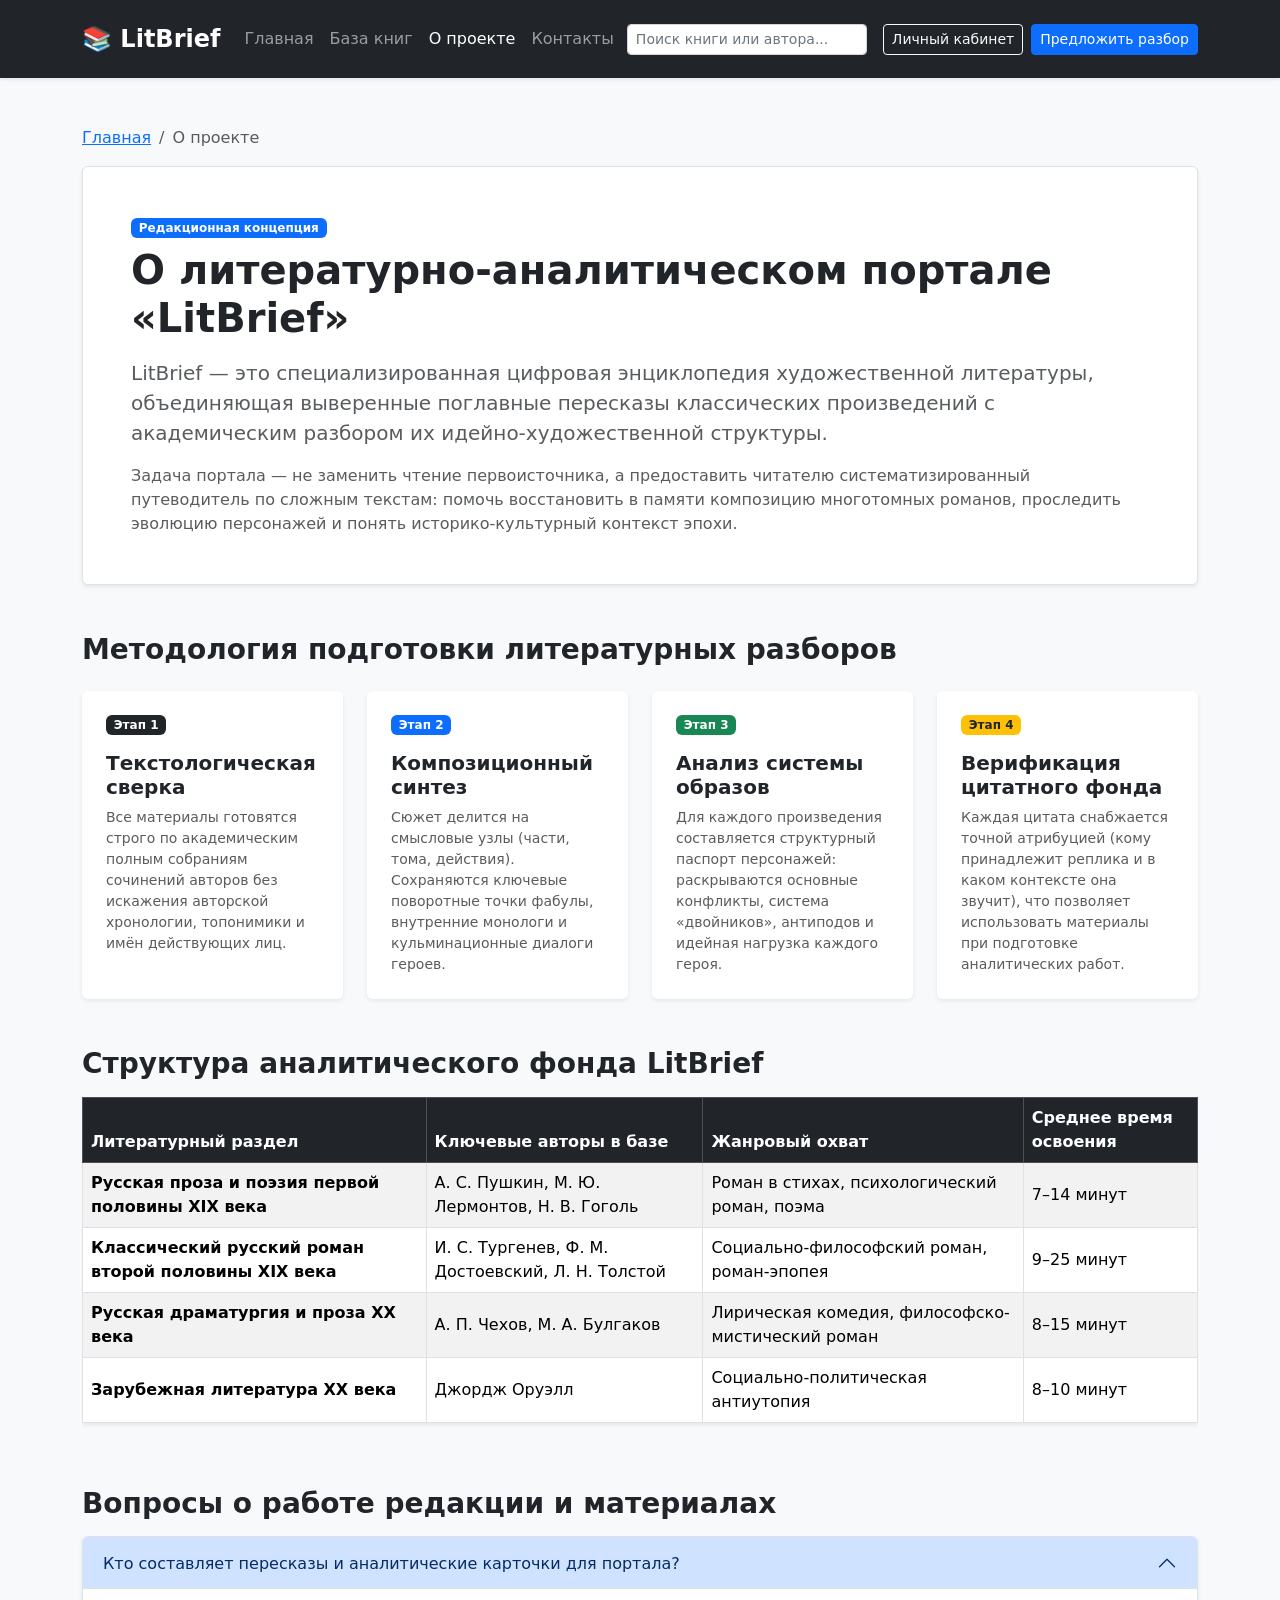
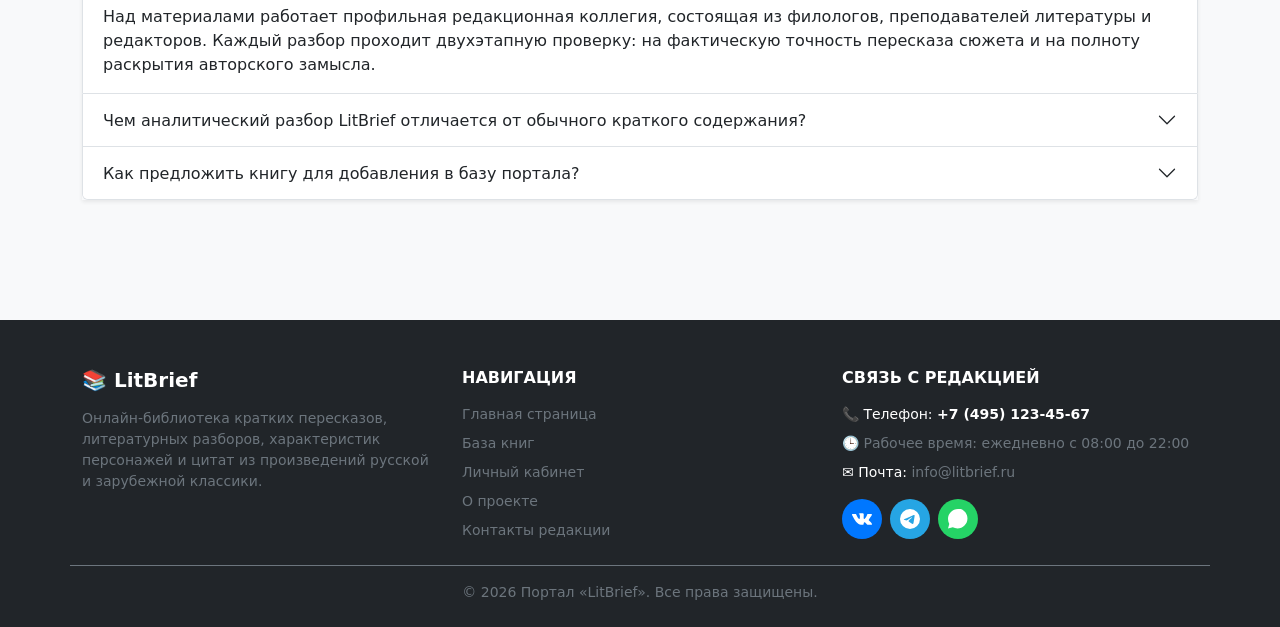
<file: order.html>
<!DOCTYPE html>
<html lang="ru">
<head>
  <meta charset="UTF-8">
  <meta name="viewport" content="width=device-width, initial-scale=1.0">
  <meta name="description" content="О проекте LitBrief: методология филологического анализа, редакционные стандарты, принципы подготовки пересказов и структура фонда.">
  <title>О проекте — LitBrief</title>
  <link href="https://cdn.jsdelivr.net/npm/bootstrap@5.3.3/dist/css/bootstrap.min.css" rel="stylesheet">
  <link rel="stylesheet" href="css/custom.css">
  <script src="js/main.js" defer></script>
</head>
<body class="bg-light">

  <!-- Закреплённая шапка сайта -->
  <header class="site-header shadow-sm">
    <nav class="navbar navbar-expand-lg navbar-dark bg-dark py-3" aria-label="Основная навигация">
      <div class="container">
        <a class="navbar-brand fw-bold fs-4" href="index.html">📚 LitBrief</a>
        <button class="navbar-toggler" type="button" data-bs-toggle="collapse" data-bs-target="#mainNavbar" aria-controls="mainNavbar" aria-expanded="false" aria-label="Переключить навигацию">
          <span class="navbar-toggler-icon"></span>
        </button>
        <div class="collapse navbar-collapse" id="mainNavbar">
          <ul class="navbar-nav me-auto mb-2 mb-lg-0 align-items-lg-center">
            <li class="nav-item"><a class="nav-link" href="index.html">Главная</a></li>
            <li class="nav-item"><a class="nav-link" href="catalog.html">База книг</a></li>
            <li class="nav-item"><a class="nav-link active" aria-current="page" href="order.html">О проекте</a></li>
            <li class="nav-item"><a class="nav-link" href="contacts.html">Контакты</a></li>
          </ul>

          <!-- Белый поисковик по сайту -->
          <div class="header-search-wrap me-lg-3 my-2 my-lg-0">
            <input
              type="search"
              id="global-search-input"
              class="form-control form-control-sm header-search-input"
              placeholder="Поиск книги или автора..."
              aria-label="Поиск книги или автора"
              autocomplete="off"
            >
            <div id="global-search-results" class="search-results-dropdown d-none"></div>
          </div>

          <div class="d-flex flex-wrap gap-2 align-items-center">
            <a class="btn btn-outline-light btn-sm" href="profile.html">Личный кабинет</a>
            <a class="btn btn-primary btn-sm" href="index.html#propose-form">Предложить разбор</a>
          </div>
        </div>
      </div>
    </nav>
  </header>

  <main class="container my-5">
    <nav aria-label="Хлебные крошки">
      <ol class="breadcrumb">
        <li class="breadcrumb-item"><a href="index.html">Главная</a></li>
        <li class="breadcrumb-item active" aria-current="page">О проекте</li>
      </ol>
    </nav>

    <section class="bg-white p-4 p-md-5 rounded shadow-sm border mb-5">
      <span class="badge bg-primary mb-2">Редакционная концепция</span>
      <h1 class="display-6 fw-bold mb-3">О литературно-аналитическом портале «LitBrief»</h1>
      <p class="lead text-muted">
        <strong>LitBrief</strong> — это специализированная цифровая энциклопедия художественной литературы, объединяющая выверенные поглавные пересказы классических произведений с академическим разбором их идейно-художественной структуры.
      </p>
      <p class="text-muted mb-0">
        Задача портала — не заменить чтение первоисточника, а предоставить читателю систематизированный путеводитель по сложным текстам: помочь восстановить в памяти композицию многотомных романов, проследить эволюцию персонажей и понять историко-культурный контекст эпохи.
      </p>
    </section>

    <section class="mb-5">
      <h2 class="h3 fw-bold mb-4">Методология подготовки литературных разборов</h2>
      <div class="row g-4">
        <div class="col-12 col-md-6 col-lg-3">
          <div class="card h-100 shadow-sm border-0 p-4">
            <span class="badge bg-dark align-self-start mb-3">Этап 1</span>
            <h3 class="h5 fw-bold">Текстологическая сверка</h3>
            <p class="text-muted small mb-0">
              Все материалы готовятся строго по академическим полным собраниям сочинений авторов без искажения авторской хронологии, топонимики и имён действующих лиц.
            </p>
          </div>
        </div>
        <div class="col-12 col-md-6 col-lg-3">
          <div class="card h-100 shadow-sm border-0 p-4">
            <span class="badge bg-primary align-self-start mb-3">Этап 2</span>
            <h3 class="h5 fw-bold">Композиционный синтез</h3>
            <p class="text-muted small mb-0">
              Сюжет делится на смысловые узлы (части, тома, действия). Сохраняются ключевые поворотные точки фабулы, внутренние монологи и кульминационные диалоги героев.
            </p>
          </div>
        </div>
        <div class="col-12 col-md-6 col-lg-3">
          <div class="card h-100 shadow-sm border-0 p-4">
            <span class="badge bg-success align-self-start mb-3">Этап 3</span>
            <h3 class="h5 fw-bold">Анализ системы образов</h3>
            <p class="text-muted small mb-0">
              Для каждого произведения составляется структурный паспорт персонажей: раскрываются основные конфликты, система «двойников», антиподов и идейная нагрузка каждого героя.
            </p>
          </div>
        </div>
        <div class="col-12 col-md-6 col-lg-3">
          <div class="card h-100 shadow-sm border-0 p-4">
            <span class="badge bg-warning text-dark align-self-start mb-3">Этап 4</span>
            <h3 class="h5 fw-bold">Верификация цитатного фонда</h3>
            <p class="text-muted small mb-0">
              Каждая цитата снабжается точной атрибуцией (кому принадлежит реплика и в каком контексте она звучит), что позволяет использовать материалы при подготовке аналитических работ.
            </p>
          </div>
        </div>
      </div>
    </section>

    <section class="mb-5">
      <h2 class="h3 fw-bold mb-3">Структура аналитического фонда LitBrief</h2>
      <div class="table-responsive">
        <table class="table table-striped table-bordered align-middle bg-white shadow-sm">
          <thead class="table-dark">
            <tr>
              <th scope="col">Литературный раздел</th>
              <th scope="col">Ключевые авторы в базе</th>
              <th scope="col">Жанровый охват</th>
              <th scope="col">Среднее время освоения</th>
            </tr>
          </thead>
          <tbody>
            <tr>
              <th scope="row">Русская проза и поэзия первой половины XIX века</th>
              <td>А. С. Пушкин, М. Ю. Лермонтов, Н. В. Гоголь</td>
              <td>Роман в стихах, психологический роман, поэма</td>
              <td>7–14 минут</td>
            </tr>
            <tr>
              <th scope="row">Классический русский роман второй половины XIX века</th>
              <td>И. С. Тургенев, Ф. М. Достоевский, Л. Н. Толстой</td>
              <td>Социально-философский роман, роман-эпопея</td>
              <td>9–25 минут</td>
            </tr>
            <tr>
              <th scope="row">Русская драматургия и проза XX века</th>
              <td>А. П. Чехов, М. А. Булгаков</td>
              <td>Лирическая комедия, философско-мистический роман</td>
              <td>8–15 минут</td>
            </tr>
            <tr>
              <th scope="row">Зарубежная литература XX века</th>
              <td>Джордж Оруэлл</td>
              <td>Социально-политическая антиутопия</td>
              <td>8–10 минут</td>
            </tr>
          </tbody>
        </table>
      </div>
    </section>

    <section class="mb-4">
      <h2 class="h3 fw-bold mb-3">Вопросы о работе редакции и материалах</h2>
      <div class="accordion shadow-sm" id="aboutAccordion">
        <div class="accordion-item">
          <h3 class="accordion-header">
            <button class="accordion-button" type="button" data-bs-toggle="collapse" data-bs-target="#aboutFaq1" aria-expanded="true" aria-controls="aboutFaq1">
              Кто составляет пересказы и аналитические карточки для портала?
            </button>
          </h3>
          <div id="aboutFaq1" class="accordion-collapse collapse show" data-bs-parent="#aboutAccordion">
            <div class="accordion-body">
              Над материалами работает профильная редакционная коллегия, состоящая из филологов, преподавателей литературы и редакторов. Каждый разбор проходит двухэтапную проверку: на фактическую точность пересказа сюжета и на полноту раскрытия авторского замысла.
            </div>
          </div>
        </div>

        <div class="accordion-item">
          <h3 class="accordion-header">
            <button class="accordion-button collapsed" type="button" data-bs-toggle="collapse" data-bs-target="#aboutFaq2" aria-expanded="false" aria-controls="aboutFaq2">
              Чем аналитический разбор LitBrief отличается от обычного краткого содержания?
            </button>
          </h3>
          <div id="aboutFaq2" class="accordion-collapse collapse" data-bs-parent="#aboutAccordion">
            <div class="accordion-body">
              Обычный пересказ фиксирует только внешнюю цепочку событий. В материалах LitBrief события неразрывно связаны с внутренней мотивацией героев, символикой деталей, композиционными приёмами автора и историческим контекстом эпохи.
            </div>
          </div>
        </div>

        <div class="accordion-item">
          <h3 class="accordion-header">
            <button class="accordion-button collapsed" type="button" data-bs-toggle="collapse" data-bs-target="#aboutFaq3" aria-expanded="false" aria-controls="aboutFaq3">
              Как предложить книгу для добавления в базу портала?
            </button>
          </h3>
          <div id="aboutFaq3" class="accordion-collapse collapse" data-bs-parent="#aboutAccordion">
            <div class="accordion-body">
              Вы можете оставить заявку через форму предложения разбора на главной странице сайта. Редакция еженедельно формирует план новых публикаций на основе запросов читателей.
            </div>
          </div>
        </div>
      </div>
    </section>
  </main>

  <footer class="site-footer bg-dark text-white pt-5 pb-4 mt-5">
    <div class="container">
      <div class="row g-4 pb-4 border-bottom border-secondary">
        <div class="col-12 col-md-4">
          <h2 class="h5 fw-bold mb-3">📚 LitBrief</h2>
          <p class="text-secondary small mb-0">
            Онлайн-библиотека кратких пересказов, литературных разборов, характеристик персонажей и цитат из произведений русской и зарубежной классики.
          </p>
        </div>
        <div class="col-12 col-md-4">
          <h2 class="h6 fw-bold text-uppercase mb-3">Навигация</h2>
          <ul class="list-unstyled small mb-0">
            <li class="mb-2"><a class="text-secondary text-decoration-none" href="index.html">Главная страница</a></li>
            <li class="mb-2"><a class="text-secondary text-decoration-none" href="catalog.html">База книг</a></li>
            <li class="mb-2"><a class="text-secondary text-decoration-none" href="profile.html">Личный кабинет</a></li>
            <li class="mb-2"><a class="text-secondary text-decoration-none" href="order.html">О проекте</a></li>
            <li><a class="text-secondary text-decoration-none" href="contacts.html">Контакты редакции</a></li>
          </ul>
        </div>
        <div class="col-12 col-md-4">
          <h2 class="h6 fw-bold text-uppercase mb-3">Связь с редакцией</h2>
          <p class="small mb-2">
            📞 Телефон: <a href="tel:+74951234567" class="text-white text-decoration-none fw-bold">+7 (495) 123-45-67</a>
          </p>
          <p class="small text-secondary mb-2">
            🕒 Рабочее время: ежедневно с 08:00 до 22:00
          </p>
          <p class="small mb-3">
            ✉️ Почта: <a href="mailto:info@litbrief.ru" class="text-secondary text-decoration-none">info@litbrief.ru</a>
          </p>
          <div class="d-flex gap-2">
            <a href="https://vk.com" target="_blank" rel="noopener" class="social-link social-vk" aria-label="ВКонтакте" title="ВКонтакте">
              <svg width="20" height="20" fill="currentColor" viewBox="0 0 24 24"><path d="M13.162 18.994c.609 0 .858-.406.851-.915-.031-1.917.714-2.949 2.059-1.604 1.488 1.488 1.796 2.519 3.603 2.519h3.2c.808 0 1.126-.26 1.126-.668 0-.863-1.421-2.386-2.625-3.504-1.686-1.565-1.765-1.602-.313-3.486 1.801-2.339 4.157-5.336 2.073-5.336h-3.981c-.772 0-.828.435-1.103 1.083-.995 2.347-2.886 5.387-3.604 4.922-.751-.485-.407-2.406-.35-5.261.015-.754.011-1.271-1.141-1.539-.629-.145-1.241-.205-1.809-.205-2.273 0-3.841.953-2.95 1.119 1.571.293 1.42 3.692 1.054 5.16-.638 2.556-3.036-2.024-4.035-4.305-.241-.548-.315-.974-1.175-.974h-3.255c-.492 0-.787.16-.787.516 0 .602 2.96 6.72 5.786 9.77 2.756 2.975 5.48 2.708 7.376 2.708z"/></svg>
            </a>
            <a href="https://t.me" target="_blank" rel="noopener" class="social-link social-tg" aria-label="Telegram" title="Telegram">
              <svg width="20" height="20" fill="currentColor" viewBox="0 0 24 24"><path d="M11.944 0A12 12 0 0 0 0 12a12 12 0 0 0 12 12 12 12 0 0 0 12-12A12 12 0 0 0 12 0a12 12 0 0 0-.056 0zm4.962 7.224c.1-.002.321.023.465.14a.506.506 0 0 1 .171.325c.016.093.036.306.02.472-.18 1.898-.962 6.502-1.36 8.627-.168.9-.499 1.201-.82 1.23-.696.065-1.225-.46-1.9-.902-1.056-.693-1.653-1.124-2.678-1.8-1.185-.78-.417-1.21.258-1.91.177-.184 3.247-2.977 3.307-3.23.007-.032.014-.15-.056-.212s-.174-.041-.249-.024c-.106.024-1.793 1.14-5.061 3.345-.48.33-.913.49-1.302.48-.428-.008-1.252-.241-1.865-.44-.752-.245-1.349-.374-1.297-.789.027-.216.325-.437.893-.663 3.498-1.524 5.83-2.529 6.998-3.014 3.332-1.386 4.025-1.627 4.476-1.635z"/></svg>
            </a>
            <a href="https://wa.me/74951234567" target="_blank" rel="noopener" class="social-link social-wa" aria-label="WhatsApp" title="WhatsApp">
              <svg width="20" height="20" fill="currentColor" viewBox="0 0 24 24"><path d="M12.031 6.172c-3.181 0-5.767 2.586-5.768 5.766-.001 1.298.38 2.27 1.019 3.287l-.582 2.128 2.182-.573c.978.58 1.911.928 3.145.929 3.178 0 5.767-2.587 5.768-5.766.001-3.187-2.575-5.77-5.764-5.771zm3.392 8.244c-.144.405-.837.774-1.17.824-.299.045-.677.063-1.092-.069-.252-.08-.575-.187-.988-.365-1.739-.751-2.874-2.502-2.961-2.617-.087-.116-.708-.94-.708-1.793s.448-1.273.607-1.446c.159-.173.346-.217.462-.217l.332.006c.106.005.249-.04.39.298.144.347.491 1.2.534 1.287.043.087.072.188.014.304-.058.116-.087.188-.173.289l-.26.304c-.087.086-.177.18-.076.354.101.174.449.741.964 1.201.662.591 1.221.774 1.394.86s.274.072.376-.043c.101-.116.433-.506.549-.68.116-.173.231-.145.39-.087s1.011.477 1.184.564.289.13.332.202c.045.072.045.419-.1.824zm-3.423-14.416c-6.627 0-12 5.373-12 12 0 2.126.556 4.122 1.529 5.853l-1.529 5.584 5.716-1.5c1.682.899 3.601 1.411 5.642 1.411 6.627 0 12-5.373 12-12 0-6.627-5.373-12-12-12z"/></svg>
            </a>
          </div>
        </div>
      </div>
      <div class="pt-3 text-center text-secondary small">
        <p class="mb-0">&copy; 2026 Портал «LitBrief». Все права защищены.</p>
      </div>
    </div>
  </footer>

  <script src="https://cdn.jsdelivr.net/npm/bootstrap@5.3.3/dist/js/bootstrap.bundle.min.js"></script>
</body>
</html>
</file>
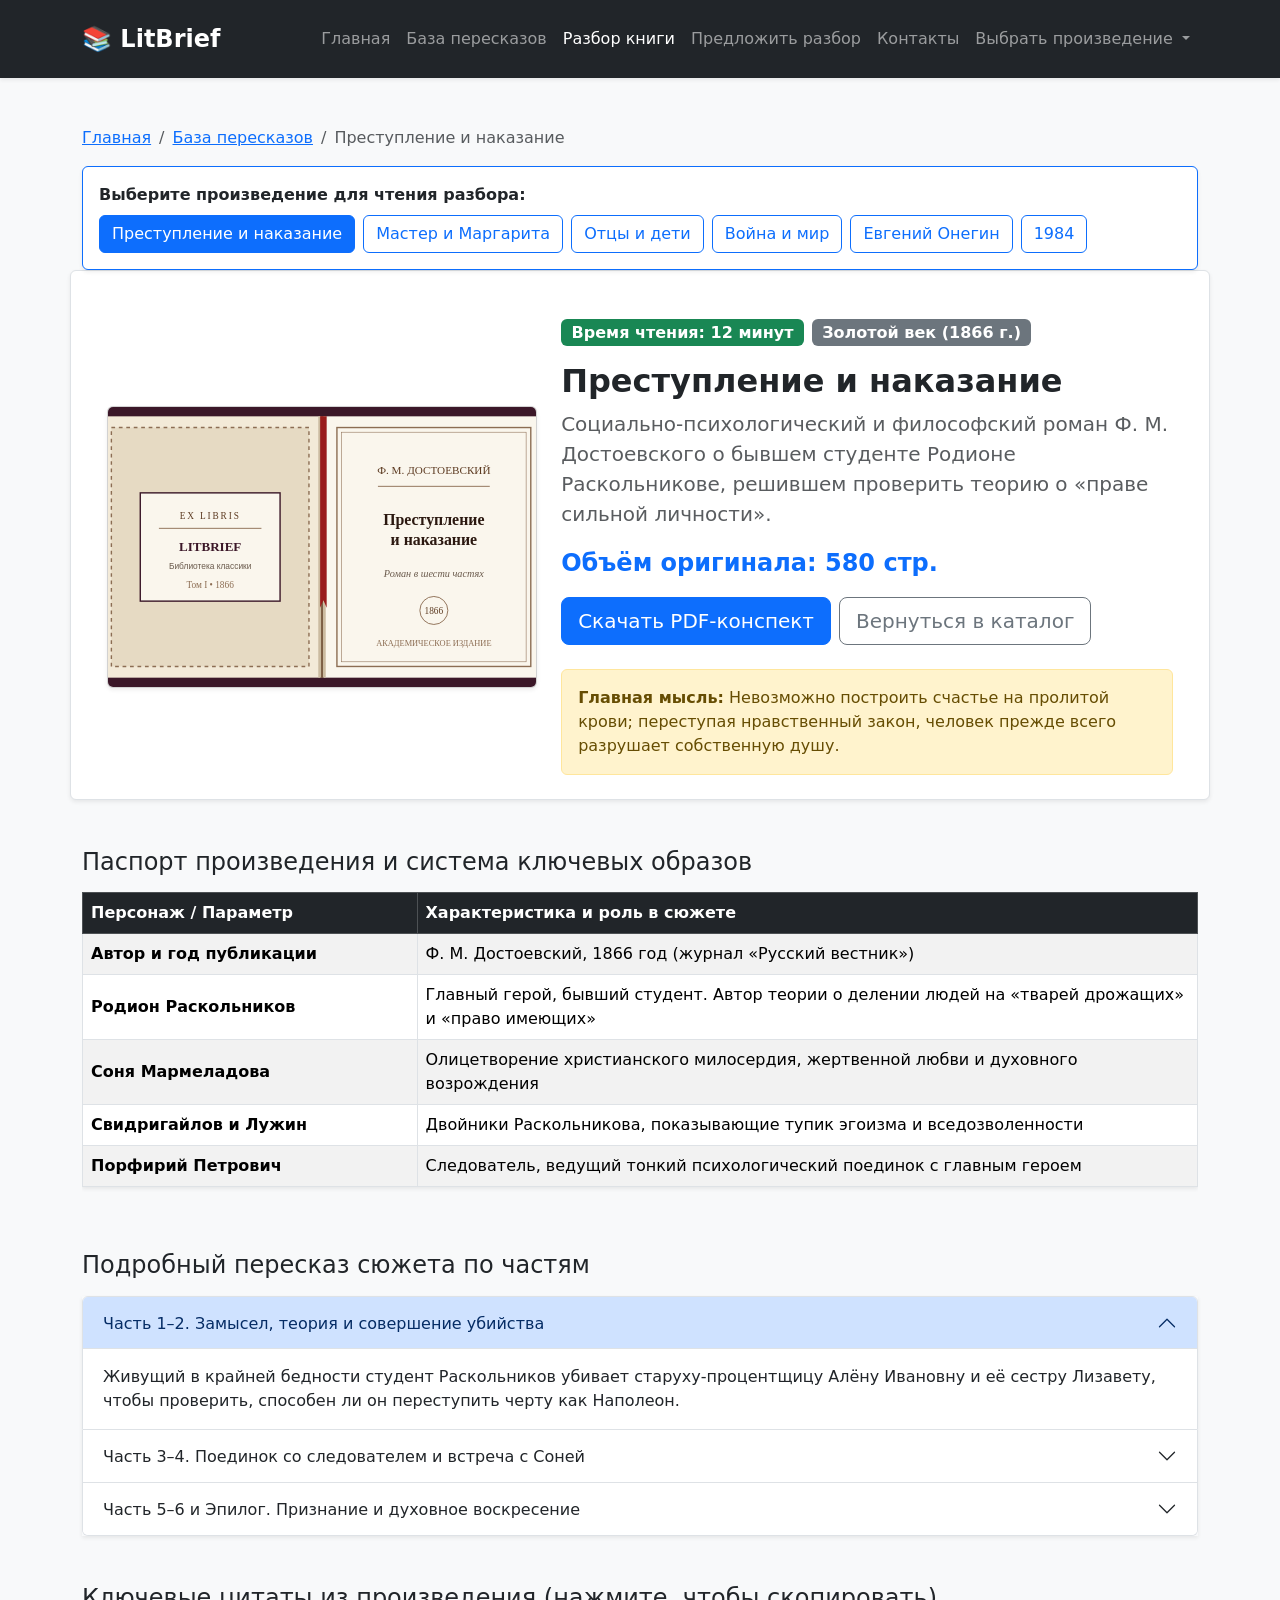
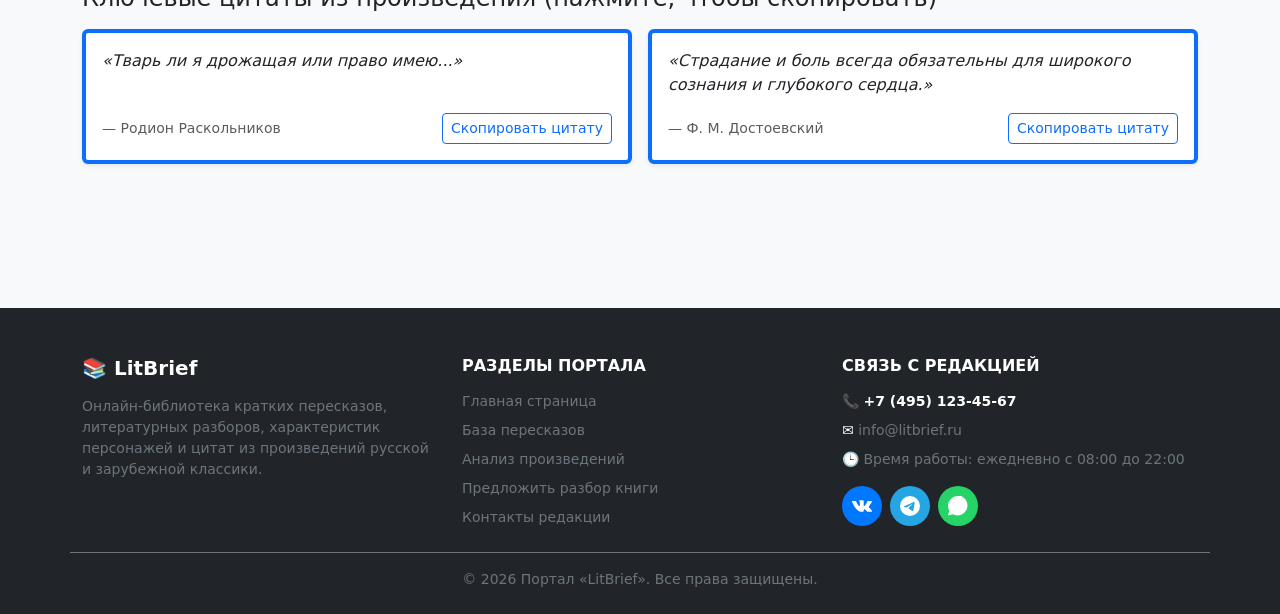
<file: product.html>
<!DOCTYPE html>
<html lang="ru">
<head>
  <meta charset="UTF-8">
  <meta name="viewport" content="width=device-width, initial-scale=1.0">
  <meta name="description" content="Подробный поглавный разбор классических произведений, таблицы персонажей и цитаты на портале LitBrief.">
  <title>Разбор книги — LitBrief</title>
  <link href="https://cdn.jsdelivr.net/npm/bootstrap@5.3.3/dist/css/bootstrap.min.css" rel="stylesheet">
  <link rel="stylesheet" href="css/custom.css">
  <script src="js/main.js" defer></script>
</head>
<body class="bg-light">

  <!-- Закреплённая шапка сайта -->
  <header class="site-header shadow-sm">
    <nav class="navbar navbar-expand-lg navbar-dark bg-dark py-3" aria-label="Основная навигация">
      <div class="container">
        <a class="navbar-brand fw-bold fs-4" href="index.html">📚 LitBrief</a>
        <button class="navbar-toggler" type="button" data-bs-toggle="collapse" data-bs-target="#mainNavbar" aria-controls="mainNavbar" aria-expanded="false" aria-label="Переключить навигацию">
          <span class="navbar-toggler-icon"></span>
        </button>
        <div class="collapse navbar-collapse" id="mainNavbar">
          <ul class="navbar-nav ms-auto align-items-lg-center">
            <li class="nav-item"><a class="nav-link" href="index.html">Главная</a></li>
            <li class="nav-item"><a class="nav-link" href="catalog.html">База пересказов</a></li>
            <li class="nav-item"><a class="nav-link active" aria-current="page" href="product.html">Разбор книги</a></li>
            <li class="nav-item"><a class="nav-link" href="order.html">Предложить разбор</a></li>
            <li class="nav-item"><a class="nav-link" href="contacts.html">Контакты</a></li>
            <li class="nav-item dropdown">
              <a class="nav-link dropdown-toggle" href="#" role="button" data-bs-toggle="dropdown" aria-expanded="false">
                Выбрать произведение
              </a>
              <ul class="dropdown-menu dropdown-menu-end">
                <li><a class="dropdown-item" href="product.html?book=dostoevsky">Преступление и наказание</a></li>
                <li><a class="dropdown-item" href="product.html?book=bulgakov">Мастер и Маргарита</a></li>
                <li><a class="dropdown-item" href="product.html?book=turgenev">Отцы и дети</a></li>
                <li><a class="dropdown-item" href="product.html?book=tolstoy">Война и мир</a></li>
                <li><a class="dropdown-item" href="product.html?book=pushkin">Евгений Онегин</a></li>
                <li><a class="dropdown-item" href="product.html?book=orwell">1984 (Дж. Оруэлл)</a></li>
              </ul>
            </li>
          </ul>
        </div>
      </div>
    </nav>
  </header>

  <main class="container my-5">
    <nav aria-label="Хлебные крошки">
      <ol class="breadcrumb">
        <li class="breadcrumb-item"><a href="index.html">Главная</a></li>
        <li class="breadcrumb-item"><a href="catalog.html">База пересказов</a></li>
        <li class="breadcrumb-item active" aria-current="page" id="breadcrumb-book-title">Преступление и наказание</li>
      </ol>
    </nav>

    <!-- Панель выбора книги -->
    <div class="card shadow-sm mb-4 border-primary">
      <div class="card-body">
        <p class="fw-bold mb-2">Выберите произведение для чтения разбора:</p>
        <div class="d-flex flex-wrap gap-2" id="book-tabs">
          <button type="button" class="btn btn-primary book-switch-btn" data-book="dostoevsky">Преступление и наказание</button>
          <button type="button" class="btn btn-outline-primary book-switch-btn" data-book="bulgakov">Мастер и Маргарита</button>
          <button type="button" class="btn btn-outline-primary book-switch-btn" data-book="turgenev">Отцы и дети</button>
          <button type="button" class="btn btn-outline-primary book-switch-btn" data-book="tolstoy">Война и мир</button>
          <button type="button" class="btn btn-outline-primary book-switch-btn" data-book="pushkin">Евгений Онегин</button>
          <button type="button" class="btn btn-outline-primary book-switch-btn" data-book="orwell">1984</button>
        </div>
      </div>
    </div>

    <!-- Карточка произведения -->
    <div class="row g-4 align-items-center bg-white p-4 rounded shadow-sm border">
      <div class="col-12 col-lg-5">
        <div class="card shadow-sm overflow-hidden">
          <img
            id="detail-image"
            src="data:image/svg+xml;utf8,<svg xmlns='http://www.w3.org/2000/svg' width='500' height='340' viewBox='0 0 500 340'><rect width='500' height='340' fill='%2331102f'/><rect x='20' y='20' width='460' height='300' fill='none' stroke='%23fbbf24' stroke-opacity='0.6'/><text x='250' y='120' font-family='Georgia, serif' font-size='20' fill='%23f8fafc' text-anchor='middle'>Ф. М. ДОСТОЕВСКИЙ</text><text x='250' y='175' font-family='Georgia, serif' font-size='30' font-weight='bold' fill='%23fbbf24' text-anchor='middle'>Преступление и наказание</text><text x='250' y='230' font-family='Arial, sans-serif' font-size='16' fill='%23cbd5e1' text-anchor='middle'>Психологический роман • 1866 г.</text></svg>"
            class="img-fluid w-100"
            alt="Обложка произведения"
          >
        </div>
      </div>

      <div class="col-12 col-lg-7">
        <div class="d-flex flex-wrap gap-2 mb-3">
          <span class="badge bg-success fs-6" id="detail-badge">Время чтения: 12 минут</span>
          <span class="badge bg-secondary fs-6" id="detail-epoch">Золотой век (1866 г.)</span>
        </div>
        <h1 class="h2 fw-bold" id="detail-title">Преступление и наказание</h1>
        <p class="lead text-muted" id="detail-lead">
          Социально-психологический и философский роман Ф. М. Достоевского о преступлении бывшего студента Родиона Раскольникова, решившего проверить теорию о «праве сильной личности».
        </p>
        <p class="fs-4 fw-bold text-primary" id="detail-pages">Объём оригинала: 580 стр. (экономия 14 часов)</p>
        <div class="d-flex flex-wrap gap-2 mb-4">
          <button class="btn btn-primary btn-lg" type="button" data-bs-toggle="modal" data-bs-target="#productOrderModal">
            Скачать PDF-конспект
          </button>
          <a class="btn btn-outline-secondary btn-lg" href="catalog.html">
            Вернуться в каталог
          </a>
        </div>
        <div class="alert alert-warning mb-0" role="alert" id="detail-moral">
          <strong>Главная мысль:</strong> Невозможно построить счастье на пролитой крови; переступая нравственный закон, человек прежде всего разрушает собственную душу.
        </div>
      </div>
    </div>

    <!-- Таблица характеристик и главных героев -->
    <section class="mt-5">
      <h2 class="h4 mb-3">Паспорт произведения и система ключевых образов</h2>
      <div class="table-responsive">
        <table class="table table-striped table-bordered align-middle bg-white shadow-sm">
          <thead class="table-dark">
            <tr>
              <th scope="col" style="width: 30%;">Персонаж / Параметр</th>
              <th scope="col">Характеристика и роль в сюжете</th>
            </tr>
          </thead>
          <tbody id="detail-table-body">
            <tr>
              <th scope="row">Автор и год публикации</th>
              <td>Ф. М. Достоевский, 1866 год (журнал «Русский вестник»)</td>
            </tr>
            <tr>
              <th scope="row">Родион Раскольников</th>
              <td>Главный герой, бывший студент. Автор антигуманной теории о делении людей на «тварей дрожащих» и «право имеющих»</td>
            </tr>
            <tr>
              <th scope="row">Соня Мармеладова</th>
              <td>Олицетворение христианского смирения, жертвенного сострадания и духовного спасения для Раскольникова</td>
            </tr>
            <tr>
              <th scope="row">Аркадий Свидригайлов и Пётр Лужин</th>
              <td>Интеллектуальные «двойники» Раскольникова, доводящие идею вседозволенности и эгоизма до нравственного краха</td>
            </tr>
            <tr>
              <th scope="row">Порфирий Петрович</th>
              <td>Следователь, тонкий психолог, подталкивающий Раскольниковым к добровольному признанию и раскаянию</td>
            </tr>
          </tbody>
        </table>
      </div>
    </section>

    <!-- Сюжет по частям -->
    <section class="my-5">
      <h2 class="h4 mb-3">Подробный пересказ сюжета по частям</h2>
      <div class="accordion shadow-sm" id="faqAccordion">
        <div class="accordion-item">
          <h3 class="accordion-header">
            <button class="accordion-button" type="button" data-bs-toggle="collapse" data-bs-target="#faqOne" aria-expanded="true" aria-controls="faqOne" id="acc-btn-1">
              Часть 1–2. Замысел, теория Раскольникова и совершение убийства
            </button>
          </h3>
          <div id="faqOne" class="accordion-collapse collapse show" data-bs-parent="#faqAccordion">
            <div class="accordion-body" id="acc-body-1">
              Живущий в нищете петербургский студент Родион Раскольников знакомится в трактире с Мармеладовым и узнаёт о бедственном положении его дочери Сони. Получив письмо от матери о вынужденном браке сестры Дуни с расчётливым Лужиным, Раскольников убивает топором старуху-процентщицу Алёну Ивановну и её кроткую сестру Лизавету.
            </div>
          </div>
        </div>

        <div class="accordion-item">
          <h3 class="accordion-header">
            <button class="accordion-button collapsed" type="button" data-bs-toggle="collapse" data-bs-target="#faqTwo" aria-expanded="false" aria-controls="faqTwo" id="acc-btn-2">
              Часть 3–4. Психологический поединок с Порфирием Петровичем и чтение Евангелия
            </button>
          </h3>
          <div id="faqTwo" class="accordion-collapse collapse" data-bs-parent="#faqAccordion">
            <div class="accordion-body" id="acc-body-2">
              В Петербург приезжают мать и сестра Раскольникова. Следователь Порфирий Петрович обсуждает с Родионом его статью «О преступлении», давая понять, что разгадал настоящего убийцу. Раскольников приходит к Соне Мармеладовой, и она читает ему евангельскую притчу о воскрешении Лазаря.
            </div>
          </div>
        </div>

        <div class="accordion-item">
          <h3 class="accordion-header">
            <button class="accordion-button collapsed" type="button" data-bs-toggle="collapse" data-bs-target="#faqThree" aria-expanded="false" aria-controls="faqThree" id="acc-btn-3">
              Часть 5–6 и Эпилог. Признание Соне, явка с повинной и каторга в Сибири
            </button>
          </h3>
          <div id="faqThree" class="accordion-collapse collapse" data-bs-parent="#faqAccordion">
            <div class="accordion-body" id="acc-body-3">
              Раскольников признаётся Соне в двойном убийстве и объясняет, что убил не ради денег, а чтобы проверить, «тварь ли он дрожащая или право имеет». После самоубийства Свидригайлова Родион кается на Сенной площади и делает явку с повинной. В эпилоге на сибирской каторге начинается его духовное возрождение.
            </div>
          </div>
        </div>
      </div>
    </section>

    <!-- Раздел Цитатник -->
    <section class="my-5" id="quotes">
      <h2 class="h4 mb-3">Ключевые цитаты из произведения (нажмите, чтобы скопировать)</h2>
      <div class="row g-3" id="quotes-container">
        <div class="col-12 col-md-6">
          <div class="card h-100 shadow-sm border-start border-4 border-primary">
            <div class="card-body d-flex flex-column justify-content-between">
              <p class="fst-italic mb-3" id="quote-text-1">«Тварь ли я дрожащая или право имею...»</p>
              <div class="d-flex justify-content-between align-items-center">
                <small class="text-muted" id="quote-author-1">— Родион Раскольников</small>
                <button type="button" class="btn btn-sm btn-outline-primary copy-quote-btn">Скопировать цитату</button>
              </div>
            </div>
          </div>
        </div>
        <div class="col-12 col-md-6">
          <div class="card h-100 shadow-sm border-start border-4 border-primary">
            <div class="card-body d-flex flex-column justify-content-between">
              <p class="fst-italic mb-3" id="quote-text-2">«Страдание и боль всегда обязательны для широкого сознания и глубокого сердца.»</p>
              <div class="d-flex justify-content-between align-items-center">
                <small class="text-muted" id="quote-author-2">— Ф. М. Достоевский</small>
                <button type="button" class="btn btn-sm btn-outline-primary copy-quote-btn">Скопировать цитату</button>
              </div>
            </div>
          </div>
        </div>
      </div>
    </section>
  </main>

  <!-- Всплывающее окно отправки PDF-конспекта -->
  <div class="modal fade" id="productOrderModal" tabindex="-1" aria-labelledby="productOrderModalLabel" aria-hidden="true">
    <div class="modal-dialog">
      <div class="modal-content">
        <div class="modal-header bg-primary text-white">
          <h2 class="modal-title h5" id="productOrderModalLabel">Получить PDF-конспект книги</h2>
          <button type="button" class="btn-close btn-close-white" data-bs-dismiss="modal" aria-label="Закрыть"></button>
        </div>
        <div class="modal-body">
          <p class="text-muted">
            Выбранное произведение: <strong id="modal-current-book">Преступление и наказание</strong>. Укажите ваши данные, чтобы мы отправили полный PDF-разбор и список цитат на вашу почту.
          </p>
          <form class="modal-quick-order">
            <div class="mb-3">
              <label for="prod-modal-name" class="form-label">Ваше имя *</label>
              <input id="prod-modal-name" type="text" class="form-control" required>
            </div>
            <div class="mb-3">
              <label for="prod-modal-email" class="form-label">E-mail *</label>
              <input id="prod-modal-email" type="email" class="form-control" required>
            </div>
            <div class="form-check mb-3">
              <input id="prod-modal-agree" class="form-check-input" type="checkbox" required>
              <label class="form-check-label" for="prod-modal-agree">Согласен на обработку персональных данных</label>
            </div>
            <button type="submit" class="btn btn-primary w-100">Отправить конспект</button>
          </form>
        </div>
      </div>
    </div>
  </div>

  <!-- Полноценный закреплённый подвал сайта -->
  <footer class="site-footer bg-dark text-white pt-5 pb-4 mt-5">
    <div class="container">
      <div class="row g-4 pb-4 border-bottom border-secondary">
        <div class="col-12 col-md-4">
          <h2 class="h5 fw-bold mb-3">📚 LitBrief</h2>
          <p class="text-secondary small mb-0">
            Онлайн-библиотека кратких пересказов, литературных разборов, характеристик персонажей и цитат из произведений русской и зарубежной классики.
          </p>
        </div>
        <div class="col-12 col-md-4">
          <h2 class="h6 fw-bold text-uppercase mb-3">Разделы портала</h2>
          <ul class="list-unstyled small mb-0">
            <li class="mb-2"><a class="text-secondary text-decoration-none" href="index.html">Главная страница</a></li>
            <li class="mb-2"><a class="text-secondary text-decoration-none" href="catalog.html">База пересказов</a></li>
            <li class="mb-2"><a class="text-secondary text-decoration-none" href="product.html">Анализ произведений</a></li>
            <li class="mb-2"><a class="text-secondary text-decoration-none" href="order.html">Предложить разбор книги</a></li>
            <li><a class="text-secondary text-decoration-none" href="contacts.html">Контакты редакции</a></li>
          </ul>
        </div>
        <div class="col-12 col-md-4">
          <h2 class="h6 fw-bold text-uppercase mb-3">Связь с редакцией</h2>
          <p class="small mb-2">
            📞 <a href="tel:+74951234567" class="text-white text-decoration-none fw-bold">+7 (495) 123-45-67</a>
          </p>
          <p class="small mb-2">
            ✉️ <a href="mailto:info@litbrief.ru" class="text-secondary text-decoration-none">info@litbrief.ru</a>
          </p>
          <p class="small text-secondary mb-3">
            🕒 Время работы: ежедневно с 08:00 до 22:00
          </p>
          <div class="d-flex gap-2">
            <a href="https://vk.com" target="_blank" rel="noopener" class="social-link social-vk" aria-label="ВКонтакте" title="ВКонтакте">
              <svg width="20" height="20" fill="currentColor" viewBox="0 0 24 24"><path d="M13.162 18.994c.609 0 .858-.406.851-.915-.031-1.917.714-2.949 2.059-1.604 1.488 1.488 1.796 2.519 3.603 2.519h3.2c.808 0 1.126-.26 1.126-.668 0-.863-1.421-2.386-2.625-3.504-1.686-1.565-1.765-1.602-.313-3.486 1.801-2.339 4.157-5.336 2.073-5.336h-3.981c-.772 0-.828.435-1.103 1.083-.995 2.347-2.886 5.387-3.604 4.922-.751-.485-.407-2.406-.35-5.261.015-.754.011-1.271-1.141-1.539-.629-.145-1.241-.205-1.809-.205-2.273 0-3.841.953-2.95 1.119 1.571.293 1.42 3.692 1.054 5.16-.638 2.556-3.036-2.024-4.035-4.305-.241-.548-.315-.974-1.175-.974h-3.255c-.492 0-.787.16-.787.516 0 .602 2.96 6.72 5.786 9.77 2.756 2.975 5.48 2.708 7.376 2.708z"/></svg>
            </a>
            <a href="https://t.me" target="_blank" rel="noopener" class="social-link social-tg" aria-label="Telegram" title="Telegram">
              <svg width="20" height="20" fill="currentColor" viewBox="0 0 24 24"><path d="M11.944 0A12 12 0 0 0 0 12a12 12 0 0 0 12 12 12 12 0 0 0 12-12A12 12 0 0 0 12 0a12 12 0 0 0-.056 0zm4.962 7.224c.1-.002.321.023.465.14a.506.506 0 0 1 .171.325c.016.093.036.306.02.472-.18 1.898-.962 6.502-1.36 8.627-.168.9-.499 1.201-.82 1.23-.696.065-1.225-.46-1.9-.902-1.056-.693-1.653-1.124-2.678-1.8-1.185-.78-.417-1.21.258-1.91.177-.184 3.247-2.977 3.307-3.23.007-.032.014-.15-.056-.212s-.174-.041-.249-.024c-.106.024-1.793 1.14-5.061 3.345-.48.33-.913.49-1.302.48-.428-.008-1.252-.241-1.865-.44-.752-.245-1.349-.374-1.297-.789.027-.216.325-.437.893-.663 3.498-1.524 5.83-2.529 6.998-3.014 3.332-1.386 4.025-1.627 4.476-1.635z"/></svg>
            </a>
            <a href="https://wa.me/74951234567" target="_blank" rel="noopener" class="social-link social-wa" aria-label="WhatsApp" title="WhatsApp">
              <svg width="20" height="20" fill="currentColor" viewBox="0 0 24 24"><path d="M12.031 6.172c-3.181 0-5.767 2.586-5.768 5.766-.001 1.298.38 2.27 1.019 3.287l-.582 2.128 2.182-.573c.978.58 1.911.928 3.145.929 3.178 0 5.767-2.587 5.768-5.766.001-3.187-2.575-5.77-5.764-5.771zm3.392 8.244c-.144.405-.837.774-1.17.824-.299.045-.677.063-1.092-.069-.252-.08-.575-.187-.988-.365-1.739-.751-2.874-2.502-2.961-2.617-.087-.116-.708-.94-.708-1.793s.448-1.273.607-1.446c.159-.173.346-.217.462-.217l.332.006c.106.005.249-.04.39.298.144.347.491 1.2.534 1.287.043.087.072.188.014.304-.058.116-.087.188-.173.289l-.26.304c-.087.086-.177.18-.076.354.101.174.449.741.964 1.201.662.591 1.221.774 1.394.86s.274.072.376-.043c.101-.116.433-.506.549-.68.116-.173.231-.145.39-.087s1.011.477 1.184.564.289.13.332.202c.045.072.045.419-.1.824zm-3.423-14.416c-6.627 0-12 5.373-12 12 0 2.126.556 4.122 1.529 5.853l-1.529 5.584 5.716-1.5c1.682.899 3.601 1.411 5.642 1.411 6.627 0 12-5.373 12-12 0-6.627-5.373-12-12-12z"/></svg>
            </a>
          </div>
        </div>
      </div>
      <div class="pt-3 text-center text-secondary small">
        <p class="mb-0">&copy; 2026 Портал «LitBrief». Все права защищены.</p>
      </div>
    </div>
  </footer>

  <script src="https://cdn.jsdelivr.net/npm/bootstrap@5.3.3/dist/js/bootstrap.bundle.min.js"></script>
</body>
</html>
</file>
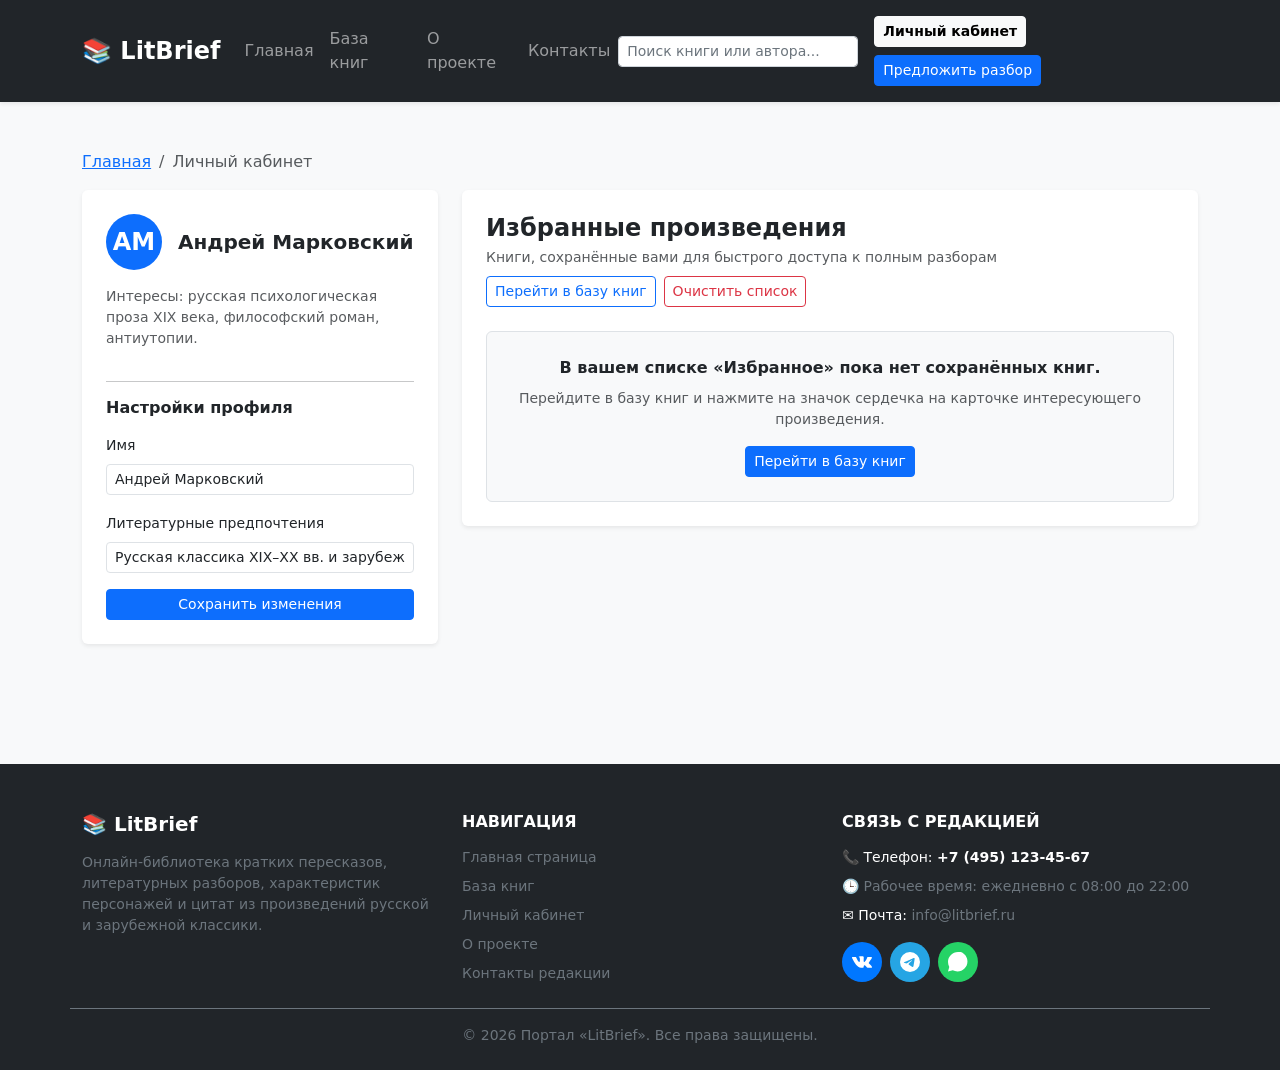
<file: profile.html>
<!DOCTYPE html>
<html lang="ru">
<head>
  <meta charset="UTF-8">
  <meta name="viewport" content="width=device-width, initial-scale=1.0">
  <meta name="description" content="Личный кабинет читателя портала LitBrief: сохранённые книги в Избранном и настройки профиля.">
  <title>Личный кабинет — LitBrief</title>
  <link href="https://cdn.jsdelivr.net/npm/bootstrap@5.3.3/dist/css/bootstrap.min.css" rel="stylesheet">
  <link rel="stylesheet" href="css/custom.css">
  <script src="js/main.js" defer></script>
</head>
<body class="bg-light">

  <!-- Закреплённая шапка сайта -->
  <header class="site-header shadow-sm">
    <nav class="navbar navbar-expand-lg navbar-dark bg-dark py-3" aria-label="Основная навигация">
      <div class="container">
        <a class="navbar-brand fw-bold fs-4" href="index.html">📚 LitBrief</a>
        <button class="navbar-toggler" type="button" data-bs-toggle="collapse" data-bs-target="#mainNavbar" aria-controls="mainNavbar" aria-expanded="false" aria-label="Переключить навигацию">
          <span class="navbar-toggler-icon"></span>
        </button>
        <div class="collapse navbar-collapse" id="mainNavbar">
          <ul class="navbar-nav me-auto mb-2 mb-lg-0 align-items-lg-center">
            <li class="nav-item"><a class="nav-link" href="index.html">Главная</a></li>
            <li class="nav-item"><a class="nav-link" href="catalog.html">База книг</a></li>
            <li class="nav-item"><a class="nav-link" href="order.html">О проекте</a></li>
            <li class="nav-item"><a class="nav-link" href="contacts.html">Контакты</a></li>
          </ul>

          <!-- Белый поисковик по сайту -->
          <div class="header-search-wrap me-lg-3 my-2 my-lg-0">
            <input
              type="search"
              id="global-search-input"
              class="form-control form-control-sm header-search-input"
              placeholder="Поиск книги или автора..."
              aria-label="Поиск книги или автора"
              autocomplete="off"
            >
            <div id="global-search-results" class="search-results-dropdown d-none"></div>
          </div>

          <div class="d-flex flex-wrap gap-2 align-items-center">
            <a class="btn btn-light btn-sm fw-bold" href="profile.html">Личный кабинет</a>
            <a class="btn btn-primary btn-sm" href="index.html#propose-form">Предложить разбор</a>
          </div>
        </div>
      </div>
    </nav>
  </header>

  <main class="container my-5">
    <nav aria-label="Хлебные крошки">
      <ol class="breadcrumb">
        <li class="breadcrumb-item"><a href="index.html">Главная</a></li>
        <li class="breadcrumb-item active" aria-current="page">Личный кабинет</li>
      </ol>
    </nav>

    <div class="row g-4">
      <!-- Левая колонка: Профиль читателя -->
      <div class="col-12 col-lg-4">
        <div class="card shadow-sm border-0 p-4 mb-4 bg-white">
          <div class="d-flex align-items-center mb-3">
            <div class="rounded-circle bg-primary text-white d-flex align-items-center justify-content-center fw-bold fs-4 me-3" style="width: 56px; height: 56px;">
              АМ
            </div>
            <div>
              <h1 class="h5 fw-bold mb-0" id="profile-display-name">Андрей Марковский</h1>
            </div>
          </div>
          <p class="text-muted small mb-3" id="profile-display-bio">
            Интересы: русская психологическая проза XIX века, философский роман, антиутопии.
          </p>

          <hr>
          <h2 class="h6 fw-bold mb-3">Настройки профиля</h2>
          <form id="profile-settings-form">
            <div class="mb-3">
              <label for="profile-name-input" class="form-label small">Имя</label>
              <input type="text" id="profile-name-input" class="form-control form-control-sm" value="Андрей Марковский" required>
            </div>
            <div class="mb-3">
              <label for="profile-goal-input" class="form-label small">Литературные предпочтения</label>
              <input type="text" id="profile-goal-input" class="form-control form-control-sm" value="Русская классика XIX–XX вв. и зарубежные антиутопии">
            </div>
            <button type="submit" class="btn btn-primary btn-sm w-100">Сохранить изменения</button>
          </form>
          <div id="profile-save-alert" class="alert alert-success py-2 small mt-3 mb-0" hidden>
            Данные профиля успешно обновлены!
          </div>
        </div>
      </div>

      <!-- Правая колонка: Избранное -->
      <div class="col-12 col-lg-8">
        <div class="card shadow-sm border-0 p-4 bg-white">
          <div class="d-flex flex-wrap justify-content-between align-items-center mb-4 gap-2">
            <div>
              <h2 class="h4 fw-bold mb-1">Избранные произведения</h2>
              <p class="text-muted small mb-0">Книги, сохранённые вами для быстрого доступа к полным разборам</p>
            </div>
            <div class="d-flex gap-2">
              <a href="catalog.html" class="btn btn-outline-primary btn-sm">Перейти в базу книг</a>
              <button type="button" id="clear-favorites-btn" class="btn btn-outline-danger btn-sm">Очистить список</button>
            </div>
          </div>

          <div id="favorites-list-container" class="row g-3"></div>
        </div>
      </div>
    </div>
  </main>

  <!-- Закреплённый подвал -->
  <footer class="site-footer bg-dark text-white pt-5 pb-4 mt-5">
    <div class="container">
      <div class="row g-4 pb-4 border-bottom border-secondary">
        <div class="col-12 col-md-4">
          <h2 class="h5 fw-bold mb-3">📚 LitBrief</h2>
          <p class="text-secondary small mb-0">
            Онлайн-библиотека кратких пересказов, литературных разборов, характеристик персонажей и цитат из произведений русской и зарубежной классики.
          </p>
        </div>
        <div class="col-12 col-md-4">
          <h2 class="h6 fw-bold text-uppercase mb-3">Навигация</h2>
          <ul class="list-unstyled small mb-0">
            <li class="mb-2"><a class="text-secondary text-decoration-none" href="index.html">Главная страница</a></li>
            <li class="mb-2"><a class="text-secondary text-decoration-none" href="catalog.html">База книг</a></li>
            <li class="mb-2"><a class="text-secondary text-decoration-none" href="profile.html">Личный кабинет</a></li>
            <li class="mb-2"><a class="text-secondary text-decoration-none" href="order.html">О проекте</a></li>
            <li><a class="text-secondary text-decoration-none" href="contacts.html">Контакты редакции</a></li>
          </ul>
        </div>
        <div class="col-12 col-md-4">
          <h2 class="h6 fw-bold text-uppercase mb-3">Связь с редакцией</h2>
          <p class="small mb-2">
            📞 Телефон: <a href="tel:+74951234567" class="text-white text-decoration-none fw-bold">+7 (495) 123-45-67</a>
          </p>
          <p class="small text-secondary mb-2">
            🕒 Рабочее время: ежедневно с 08:00 до 22:00
          </p>
          <p class="small mb-3">
            ✉️ Почта: <a href="mailto:info@litbrief.ru" class="text-secondary text-decoration-none">info@litbrief.ru</a>
          </p>
          <div class="d-flex gap-2">
            <a href="https://vk.com" target="_blank" rel="noopener" class="social-link social-vk" aria-label="ВКонтакте" title="ВКонтакте">
              <svg width="20" height="20" fill="currentColor" viewBox="0 0 24 24"><path d="M13.162 18.994c.609 0 .858-.406.851-.915-.031-1.917.714-2.949 2.059-1.604 1.488 1.488 1.796 2.519 3.603 2.519h3.2c.808 0 1.126-.26 1.126-.668 0-.863-1.421-2.386-2.625-3.504-1.686-1.565-1.765-1.602-.313-3.486 1.801-2.339 4.157-5.336 2.073-5.336h-3.981c-.772 0-.828.435-1.103 1.083-.995 2.347-2.886 5.387-3.604 4.922-.751-.485-.407-2.406-.35-5.261.015-.754.011-1.271-1.141-1.539-.629-.145-1.241-.205-1.809-.205-2.273 0-3.841.953-2.95 1.119 1.571.293 1.42 3.692 1.054 5.16-.638 2.556-3.036-2.024-4.035-4.305-.241-.548-.315-.974-1.175-.974h-3.255c-.492 0-.787.16-.787.516 0 .602 2.96 6.72 5.786 9.77 2.756 2.975 5.48 2.708 7.376 2.708z"/></svg>
            </a>
            <a href="https://t.me" target="_blank" rel="noopener" class="social-link social-tg" aria-label="Telegram" title="Telegram">
              <svg width="20" height="20" fill="currentColor" viewBox="0 0 24 24"><path d="M11.944 0A12 12 0 0 0 0 12a12 12 0 0 0 12 12 12 12 0 0 0 12-12A12 12 0 0 0 12 0a12 12 0 0 0-.056 0zm4.962 7.224c.1-.002.321.023.465.14a.506.506 0 0 1 .171.325c.016.093.036.306.02.472-.18 1.898-.962 6.502-1.36 8.627-.168.9-.499 1.201-.82 1.23-.696.065-1.225-.46-1.9-.902-1.056-.693-1.653-1.124-2.678-1.8-1.185-.78-.417-1.21.258-1.91.177-.184 3.247-2.977 3.307-3.23.007-.032.014-.15-.056-.212s-.174-.041-.249-.024c-.106.024-1.793 1.14-5.061 3.345-.48.33-.913.49-1.302.48-.428-.008-1.252-.241-1.865-.44-.752-.245-1.349-.374-1.297-.789.027-.216.325-.437.893-.663 3.498-1.524 5.83-2.529 6.998-3.014 3.332-1.386 4.025-1.627 4.476-1.635z"/></svg>
            </a>
            <a href="https://wa.me/74951234567" target="_blank" rel="noopener" class="social-link social-wa" aria-label="WhatsApp" title="WhatsApp">
              <svg width="20" height="20" fill="currentColor" viewBox="0 0 24 24"><path d="M12.031 6.172c-3.181 0-5.767 2.586-5.768 5.766-.001 1.298.38 2.27 1.019 3.287l-.582 2.128 2.182-.573c.978.58 1.911.928 3.145.929 3.178 0 5.767-2.587 5.768-5.766.001-3.187-2.575-5.77-5.764-5.771zm3.392 8.244c-.144.405-.837.774-1.17.824-.299.045-.677.063-1.092-.069-.252-.08-.575-.187-.988-.365-1.739-.751-2.874-2.502-2.961-2.617-.087-.116-.708-.94-.708-1.793s.448-1.273.607-1.446c.159-.173.346-.217.462-.217l.332.006c.106.005.249-.04.39.298.144.347.491 1.2.534 1.287.043.087.072.188.014.304-.058.116-.087.188-.173.289l-.26.304c-.087.086-.177.18-.076.354.101.174.449.741.964 1.201.662.591 1.221.774 1.394.86s.274.072.376-.043c.101-.116.433-.506.549-.68.116-.173.231-.145.39-.087s1.011.477 1.184.564.289.13.332.202c.045.072.045.419-.1.824zm-3.423-14.416c-6.627 0-12 5.373-12 12 0 2.126.556 4.122 1.529 5.853l-1.529 5.584 5.716-1.5c1.682.899 3.601 1.411 5.642 1.411 6.627 0 12-5.373 12-12 0-6.627-5.373-12-12-12z"/></svg>
            </a>
          </div>
        </div>
      </div>
      <div class="pt-3 text-center text-secondary small">
        <p class="mb-0">&copy; 2026 Портал «LitBrief». Все права защищены.</p>
      </div>
    </div>
  </footer>

  <script src="https://cdn.jsdelivr.net/npm/bootstrap@5.3.3/dist/js/bootstrap.bundle.min.js"></script>
</body>
</html>
</file>
<file: css/custom.css>
html {
  scroll-behavior: smooth;
  height: 100%;
}

/* Фиксация каркаса страницы: шапка сверху, подвал всегда прижат к низу */
body {
  display: flex;
  flex-direction: column;
  min-height: 100vh;
  margin: 0;
}

main {
  flex: 1 0 auto;
}

.site-header {
  position: sticky;
  top: 0;
  z-index: 1030;
}

.site-footer {
  flex-shrink: 0;
}

.card-img-top,
#detail-image {
  height: 220px;
  object-fit: cover;
  border-bottom: 1px solid rgba(0, 0, 0, 0.08);
  pointer-events: none;
  user-select: none;
}

#detail-image {
  height: 280px;
  border-bottom: none;
}

/* Белый поисковик в шапке */
.header-search-wrap {
  position: relative;
  min-width: 240px;
}

.header-search-input {
  background-color: #ffffff !important;
  color: #212529 !important;
  border: 1px solid #ced4da !important;
}

.header-search-input::placeholder {
  color: #6c757d !important;
}

.search-results-dropdown {
  position: absolute;
  top: calc(100% + 6px);
  left: 0;
  right: 0;
  background: #ffffff;
  border-radius: 8px;
  box-shadow: 0 10px 25px rgba(0, 0, 0, 0.2);
  z-index: 1050;
  max-height: 320px;
  overflow-y: auto;
}

/* ==========================================================================
   АНИМАЦИЯ 1: Плавное увеличение сердечка и мягкий вылет искр-сердечек
   ========================================================================== */
.fav-btn {
  position: relative;
  width: 42px;
  height: 38px;
  padding: 0;
  display: inline-flex;
  align-items: center;
  justify-content: center;
  flex-shrink: 0;
  overflow: visible;
  transition: background-color 0.3s ease, border-color 0.3s ease, color 0.3s ease;
}

.fav-btn.is-favorite {
  background-color: #dc2626 !important;
  border-color: #dc2626 !important;
  color: #ffffff !important;
}

.fav-btn .heart-icon {
  display: inline-block;
  font-size: 1.15rem;
  line-height: 1;
  will-change: transform;
}

@keyframes heartPulseSmooth {
  0% {
    transform: scale(1);
  }
  35% {
    transform: scale(1.45);
  }
  70% {
    transform: scale(1.2);
  }
  100% {
    transform: scale(1);
  }
}

.fav-btn.animating .heart-icon {
  animation: heartPulseSmooth 1.1s cubic-bezier(0.25, 1, 0.5, 1);
}

.flying-heart {
  position: absolute;
  left: 50%;
  top: 50%;
  font-size: 13px;
  color: #dc2626;
  pointer-events: none;
  z-index: 25;
  will-change: transform, opacity;
  animation: floatHeartUp 1.35s cubic-bezier(0.22, 1, 0.36, 1) forwards;
}

@keyframes floatHeartUp {
  0% {
    opacity: 0;
    transform: translate(-50%, -50%) scale(0.4);
  }
  20% {
    opacity: 0.95;
  }
  100% {
    opacity: 0;
    transform: translate(calc(-50% + var(--tx)), calc(-50% + var(--ty))) scale(1.1) rotate(var(--rot));
  }
}

/* ==========================================================================
   АНИМАЦИЯ 2: Закрытая книга при прокрутке -> Медленное открывание обложки
   ========================================================================== */
.book-frame-stage {
  position: relative;
  perspective: 1300px;
  border-radius: 8px;
  overflow: hidden;
  background-color: #2b1810;
}

.book-cover-overlay {
  position: absolute;
  inset: 0;
  z-index: 15;
  transform-origin: left center;
  pointer-events: none;
  opacity: 0;
  will-change: transform, opacity;
}

/* Пока страница спускается к книге — обложка полностью закрыта */
.book-frame-stage.is-closed .book-cover-overlay {
  opacity: 1;
  transform: rotateY(0deg);
}

.book-frame-stage.is-closed #detail-image {
  filter: brightness(0.45);
  transform: scale(0.96);
}

/* Когда прокрутка завершилась — книга плавно и неспешно открывается */
.book-frame-stage.is-opening .book-cover-overlay {
  animation: openBookCoverSlow 2.4s cubic-bezier(0.22, 1, 0.36, 1) forwards;
}

.book-frame-stage.is-opening #detail-image {
  animation: revealEndpaperSlow 2.4s cubic-bezier(0.22, 1, 0.36, 1) forwards;
}

.book-cover-front {
  width: 100%;
  height: 100%;
  background: linear-gradient(135deg, #3b1728 0%, #241019 100%);
  border: 2px solid #d4af37;
  border-left: 12px solid #16090e;
  box-shadow: inset 0 0 0 6px rgba(212, 175, 55, 0.25), 10px 0 25px rgba(0, 0, 0, 0.5);
  display: flex;
  flex-direction: column;
  align-items: center;
  justify-content: center;
  padding: 1.5rem;
  color: #fef3c7;
  text-align: center;
}

@keyframes openBookCoverSlow {
  0% {
    opacity: 1;
    transform: rotateY(0deg);
  }
  18% {
    opacity: 1;
    transform: rotateY(0deg);
  }
  45% {
    opacity: 1;
    transform: rotateY(-35deg);
  }
  85% {
    opacity: 0.95;
    transform: rotateY(-108deg);
  }
  100% {
    opacity: 0;
    transform: rotateY(-125deg);
  }
}

@keyframes revealEndpaperSlow {
  0% {
    filter: brightness(0.45);
    transform: scale(0.96);
  }
  20% {
    filter: brightness(0.55);
    transform: scale(0.97);
  }
  100% {
    filter: brightness(1);
    transform: scale(1);
  }
}

/* ==========================================================================
   АНИМАЦИЯ 3: Плавные шкалы сравнения времени чтения
   ========================================================================== */
.calc-visual-box {
  background: #f8fafc;
  border: 1px solid #e2e8f0;
  border-radius: 10px;
  padding: 1.25rem;
}

.calc-bar-track {
  height: 18px;
  background-color: #e2e8f0;
  border-radius: 999px;
  overflow: hidden;
  position: relative;
}

.calc-bar-fill {
  height: 100%;
  width: 0%;
  border-radius: 999px;
  will-change: width;
}

.calc-bar-orig-color {
  background-color: #475569;
}

.calc-bar-brief-color {
  background-color: #16a34a;
}

.calc-hourglass-icon {
  display: inline-block;
  transition: transform 0.8s cubic-bezier(0.25, 1, 0.5, 1);
}

.calc-hourglass-icon.spinning {
  transform: rotate(180deg);
}

.speed-preset-btn {
  font-size: 0.78rem;
  padding: 2px 8px;
}

/* Кнопки социальных сетей */
.social-link {
  display: inline-flex;
  align-items: center;
  justify-content: center;
  width: 40px;
  height: 40px;
  border-radius: 50%;
  transition: transform 0.2s ease, opacity 0.2s ease;
  text-decoration: none;
}

.social-link:hover {
  transform: translateY(-2px);
  opacity: 0.9;
}

.social-vk {
  background-color: #0077ff;
  color: #ffffff;
}

.social-tg {
  background-color: #26a5e4;
  color: #ffffff;
}

.social-wa {
  background-color: #25d366;
  color: #ffffff;
}

/* Видимый фокус для доступности с клавиатуры */
a:focus-visible,
button:focus-visible,
input:focus-visible,
select:focus-visible,
textarea:focus-visible {
  outline: 3px solid #0d6efd !important;
  outline-offset: 2px !important;
}

@media (max-width: 575.98px) {
  .card-actions-row {
    flex-wrap: wrap;
  }
}
</file>
